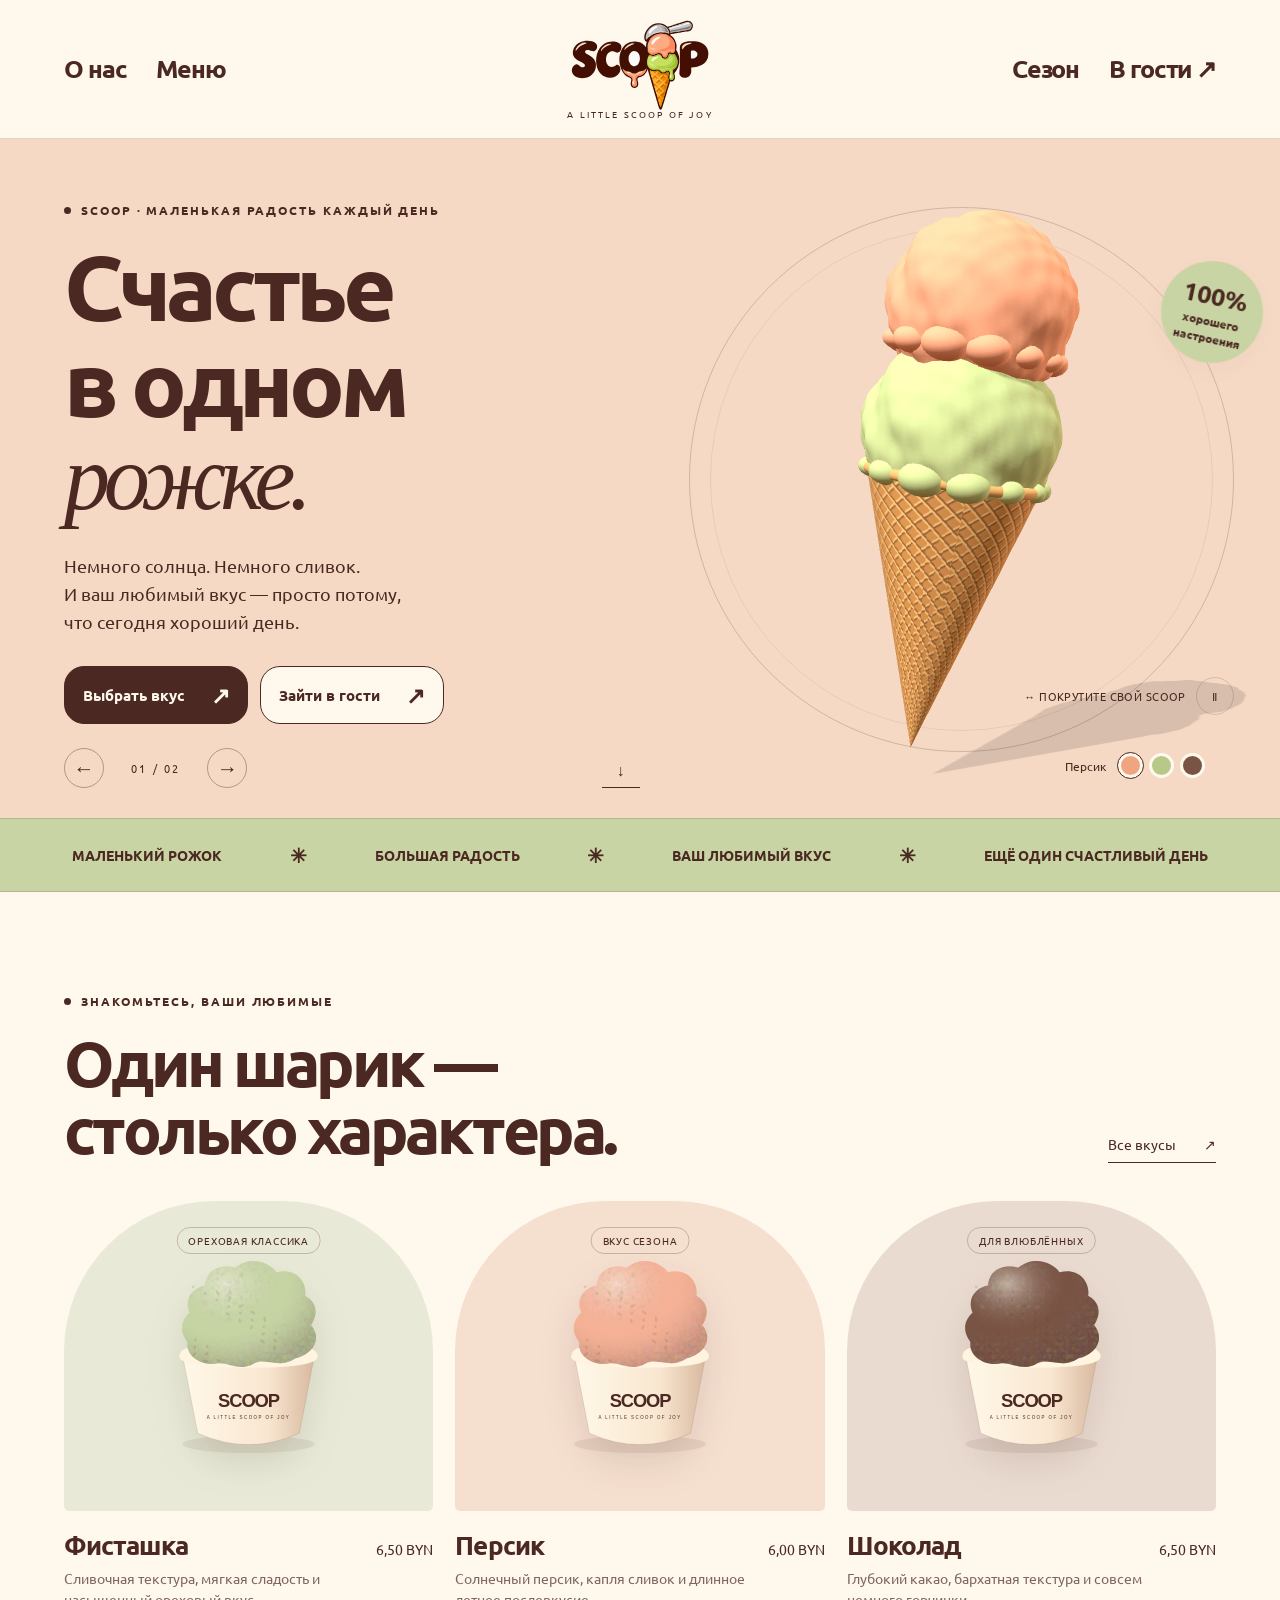
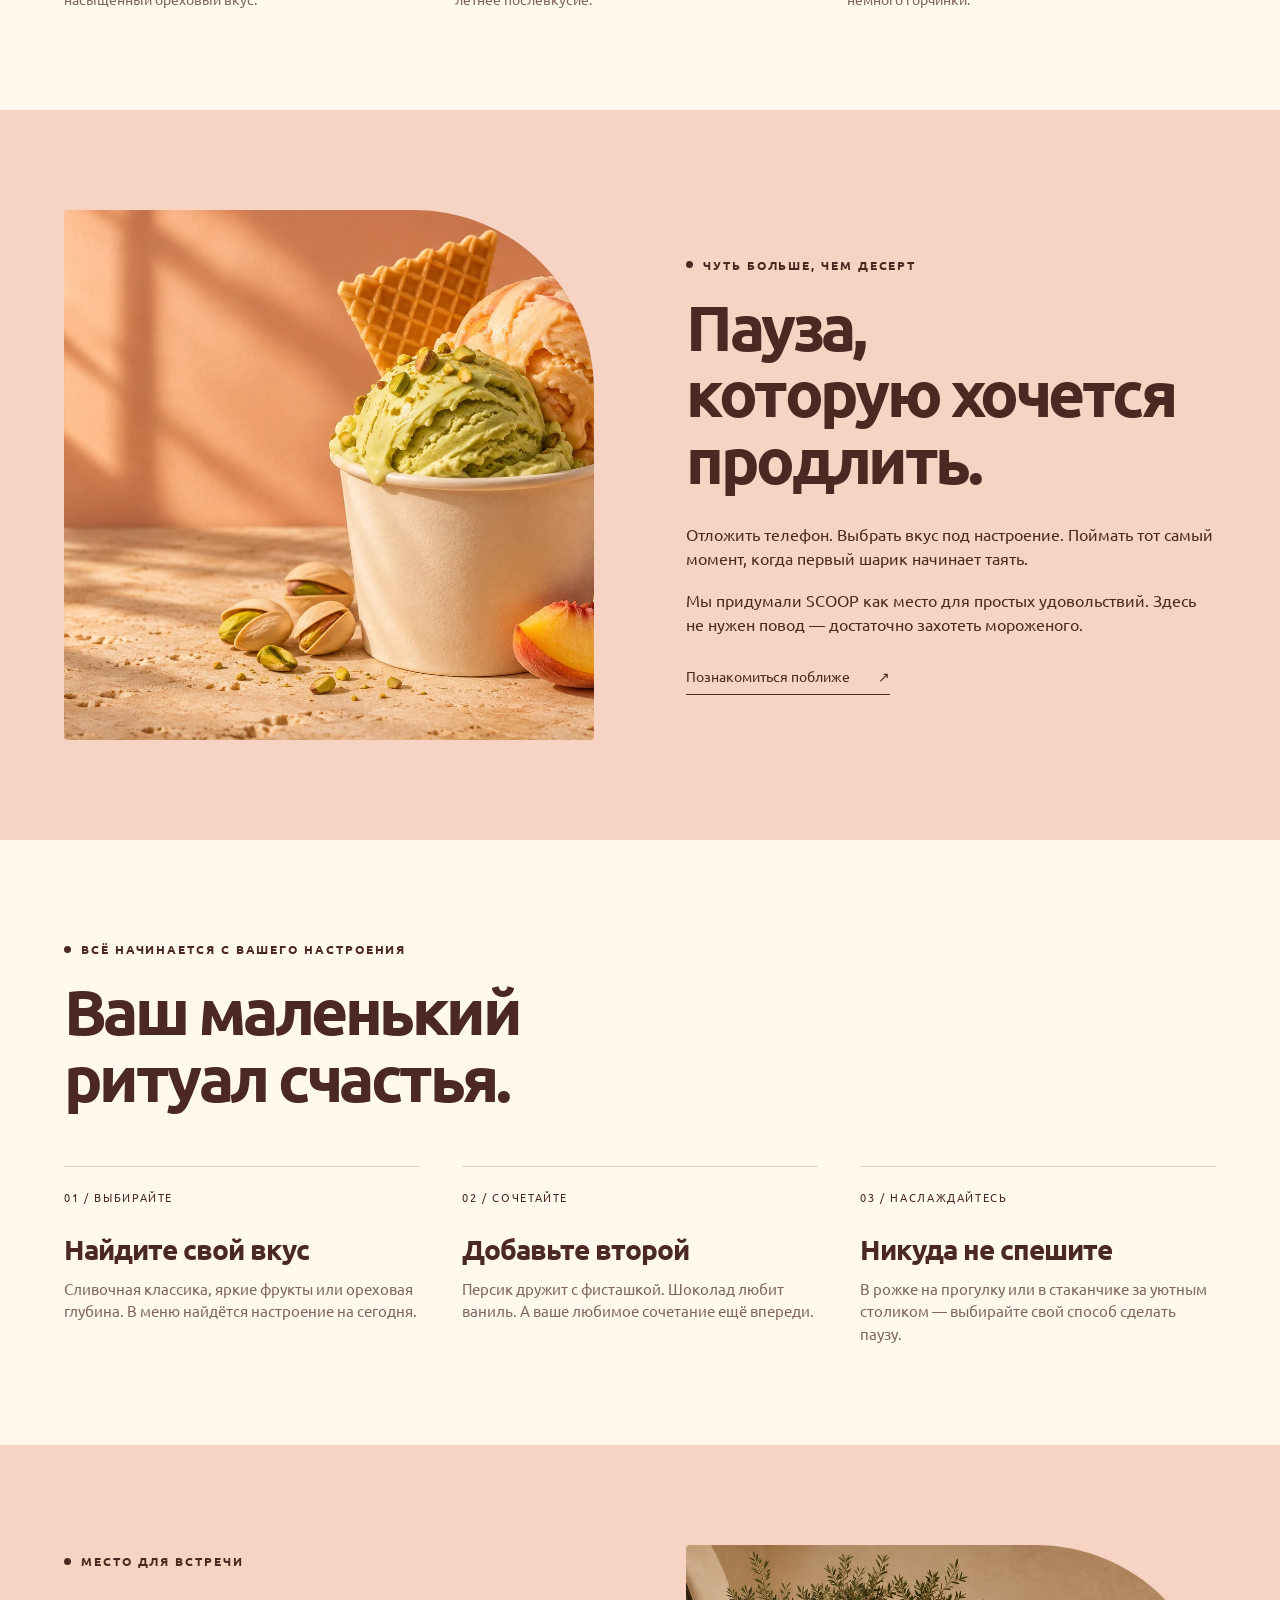
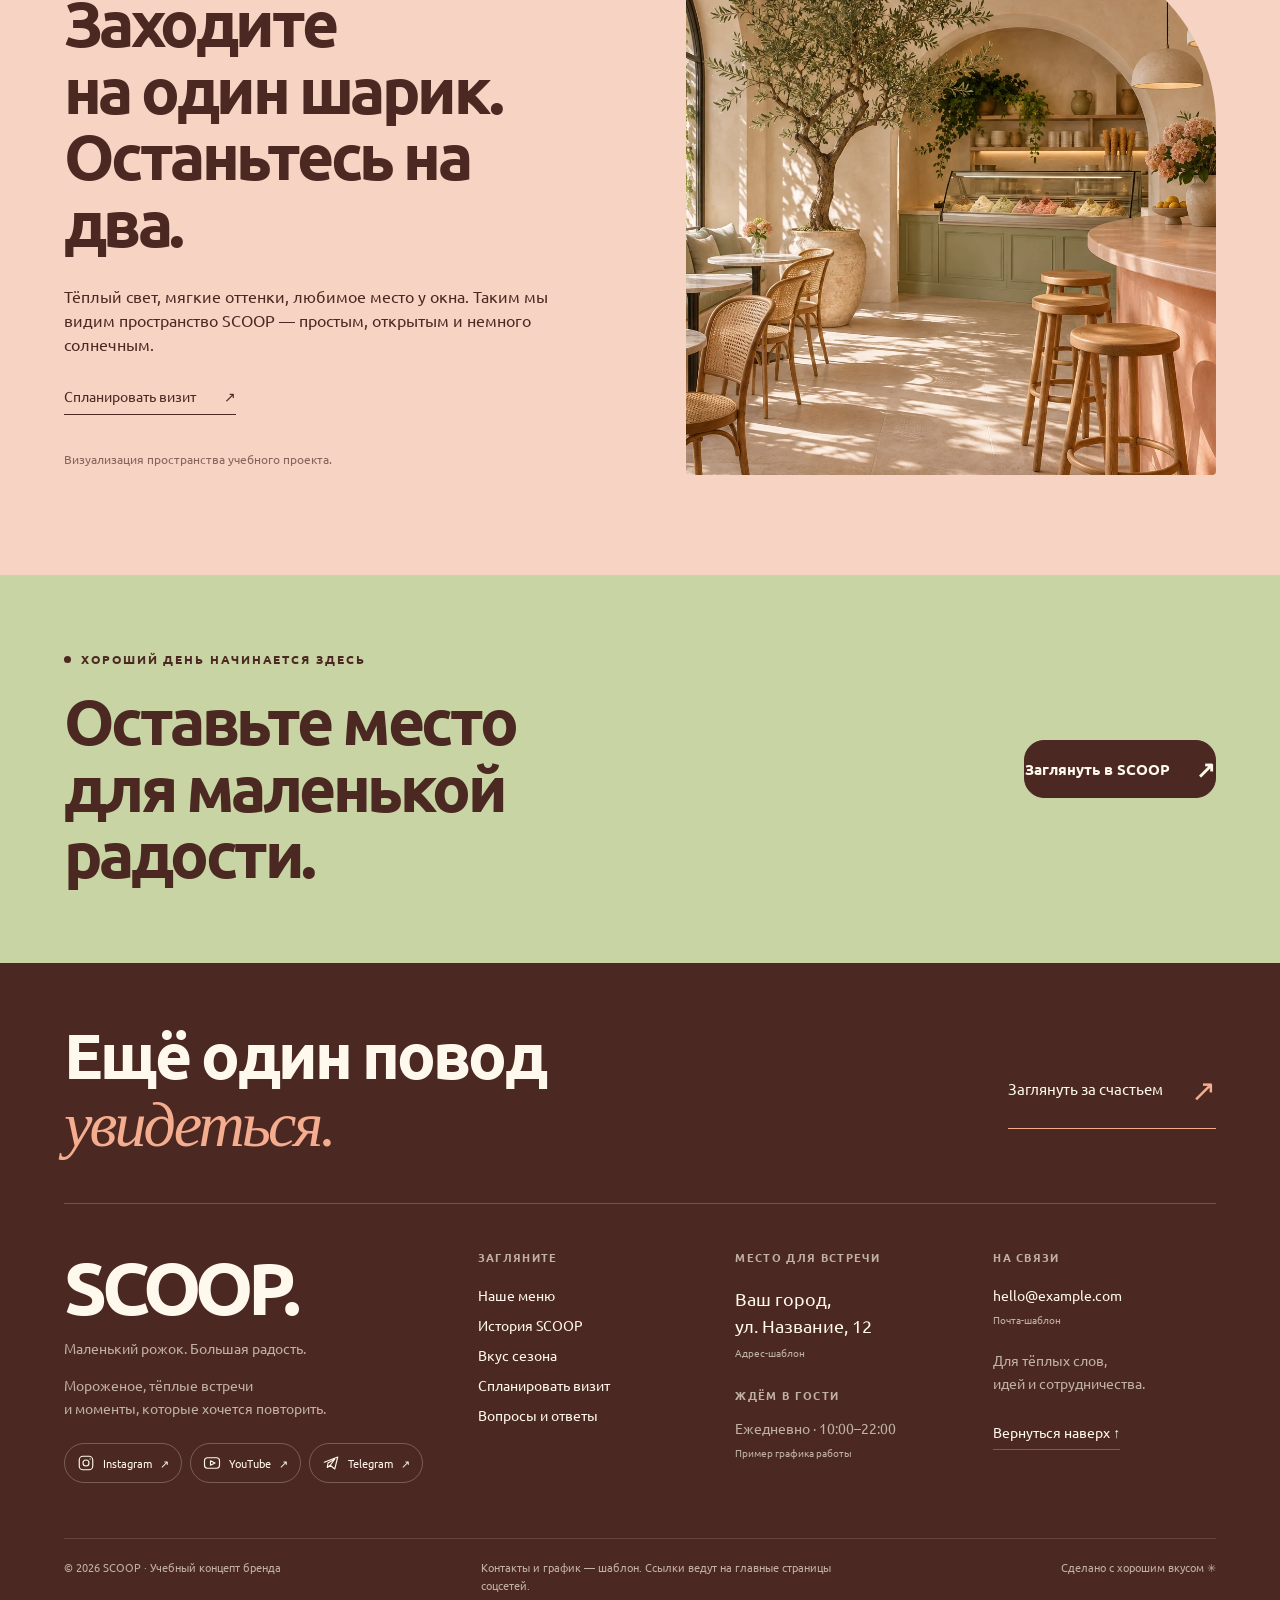
<file: index.html>
<!doctype html><html lang="ru"><head><meta charset="utf-8"><meta name="viewport" content="width=device-width,initial-scale=1"><meta name="theme-color" content="#fff9ed"><title>SCOOP — счастье в одном рожке</title><meta name="description" content="SCOOP — концепт кафе-мороженого. Персик, фисташка и маленькие радости. Меню, история бренда и интерактивный 3D-рожок."><link rel="icon" type="image/svg+xml" href="assets/images/logo.svg"><link rel="stylesheet" href="styles.css?v=3"><link rel="preload" as="font" type="font/ttf" href="assets/fonts/Ubuntu-Bold.ttf" crossorigin><script src="app.js?v=2" defer></script></head><body class="" id="top"><a class="skip" href="#main">Перейти к содержимому</a><header class="site-header"><div class="wrap nav-shell"><nav class="nav-half" aria-label="Основная навигация"><a href="about.html">О нас</a><a href="menu.html">Меню</a></nav><a class="brand" href="index.html" aria-label="SCOOP — главная"><img src="assets/images/logo.svg" alt="SCOOP — логотип с рожком мороженого" width="150" height="96"><span>a little scoop of joy</span></a><nav class="nav-half" aria-label="Дополнительная навигация"><a href="season.html">Сезон</a><a href="visit.html">В гости ↗</a></nav><button class="mobile-toggle" aria-expanded="false" aria-label="Открыть навигацию">Меню ☰</button></div></header><main id="main"><section class="hero hero-in" aria-label="Первый слайд"><div class="wrap hero-inner"><div class="hero-copy"><div class="eyebrow">Scoop · Маленькая радость каждый день</div><h1>Счастье<br>в одном<br><span class="serif">рожке.</span></h1><p class="lead">Немного солнца. Немного сливок.<br>И ваш любимый вкус — просто потому,<br>что сегодня хороший день.</p><div class="buttons"><a class="btn dark" href="menu.html">Выбрать вкус <span class="arrow">↗</span></a><a class="btn light" href="visit.html">Зайти в гости <span class="arrow">↗</span></a></div></div><div class="hero-art"><div class="halo"></div><img class="hero-fallback" src="assets/images/logo.svg" alt="Фирменное мороженое SCOOP"><canvas id="scoop-canvas" tabindex="0" aria-label="3D-рожок. Перетаскивайте или используйте стрелки для вращения."></canvas><div class="sticker"><b>100%</b>хорошего<br>настроения</div><div class="model-hint"><span>↔ ПОКРУТИТЕ СВОЙ SCOOP</span><button id="pause-model" class="icon-btn" aria-label="Остановить вращение" aria-pressed="false">Ⅱ</button></div><div class="flavor-control"><span id="flavor-name">Персик</span><div class="swatches" aria-label="Вкус верхнего шарика"><button class="swatch" style="background:#f0a480" data-color="#f0a480" data-name="Персик" aria-label="Персик" aria-pressed="true"></button><button class="swatch" style="background:#b7c888" data-color="#b7c888" data-name="Фисташка" aria-label="Фисташка" aria-pressed="false"></button><button class="swatch" style="background:#795343" data-color="#795343" data-name="Шоколад" aria-label="Шоколад" aria-pressed="false"></button></div></div></div><div class="slide-control"><a href="season.html" aria-label="Предыдущий слайд">←</a><span class="count">01 / 02</span><a href="season.html" aria-label="Следующий слайд">→</a></div><a class="down-link" href="#favorites" aria-label="Перейти к любимым вкусам">↓</a></div></section><div class="ribbon" aria-label="Философия SCOOP"><span>МАЛЕНЬКИЙ РОЖОК</span><i>✳</i><span>БОЛЬШАЯ РАДОСТЬ</span><i>✳</i><span>ВАШ ЛЮБИМЫЙ ВКУС</span><i>✳</i><span>ЕЩЁ ОДИН СЧАСТЛИВЫЙ ДЕНЬ</span></div><section class="section" id="favorites"><div class="wrap"><div class="section-head"><div><div class="eyebrow">Знакомьтесь, ваши любимые</div><h2>Один шарик —<br>столько характера.</h2></div><a class="text-link" href="menu.html">Все вкусы <span>↗</span></a></div><div class="cards"><article class="flavor-card" data-type="milk nuts"><div class="flavor-image" style="--card:#e8ead7"><span class="tag">ореховая классика</span><img src="assets/images/pistachio.svg" alt="Фисташка — мороженое в фирменном стаканчике SCOOP" loading="lazy" width="360" height="340"></div><div class="card-heading"><h3>Фисташка</h3><span class="price">6,50 BYN</span></div><p>Сливочная текстура, мягкая сладость и насыщенный ореховый вкус.</p></article><article class="flavor-card" data-type="milk fruit"><div class="flavor-image" style="--card:#f5dfcf"><span class="tag">вкус сезона</span><img src="assets/images/peach.svg" alt="Персик — мороженое в фирменном стаканчике SCOOP" loading="lazy" width="360" height="340"></div><div class="card-heading"><h3>Персик</h3><span class="price">6,00 BYN</span></div><p>Солнечный персик, капля сливок и длинное летнее послевкусие.</p></article><article class="flavor-card" data-type="milk"><div class="flavor-image" style="--card:#eadbd0"><span class="tag">для влюблённых</span><img src="assets/images/chocolate.svg" alt="Шоколад — мороженое в фирменном стаканчике SCOOP" loading="lazy" width="360" height="340"></div><div class="card-heading"><h3>Шоколад</h3><span class="price">6,50 BYN</span></div><p>Глубокий какао, бархатная текстура и совсем немного горчинки.</p></article></div></div></section><section class="section peach-section"><div class="wrap split"><img class="split-image" src="assets/images/gelato-editorial.webp" alt="Персиковый и фисташковый шарики мороженого с вафлей" loading="lazy" width="1536" height="1024"><div class="split-copy"><div class="eyebrow">Чуть больше, чем десерт</div><h2>Пауза,<br>которую хочется<br>продлить.</h2><p>Отложить телефон. Выбрать вкус под настроение. Поймать тот самый момент, когда первый шарик начинает таять.</p><p>Мы придумали SCOOP как место для простых удовольствий. Здесь не нужен повод — достаточно захотеть мороженого.</p><a class="text-link" href="about.html">Познакомиться поближе <span>↗</span></a></div></div></section><section class="section"><div class="wrap"><div class="eyebrow">Всё начинается с вашего настроения</div><h2>Ваш маленький<br>ритуал счастья.</h2><div class="steps"><div class="step"><span class="number">01 / ВЫБИРАЙТЕ</span><h3>Найдите свой вкус</h3><p>Сливочная классика, яркие фрукты или ореховая глубина. В меню найдётся настроение на сегодня.</p></div><div class="step"><span class="number">02 / СОЧЕТАЙТЕ</span><h3>Добавьте второй</h3><p>Персик дружит с фисташкой. Шоколад любит ваниль. А ваше любимое сочетание ещё впереди.</p></div><div class="step"><span class="number">03 / НАСЛАЖДАЙТЕСЬ</span><h3>Никуда не спешите</h3><p>В рожке на прогулку или в стаканчике за уютным столиком — выбирайте свой способ сделать паузу.</p></div></div></div></section><section class="section peach-section"><div class="wrap split"><div class="split-copy"><div class="eyebrow">Место для встречи</div><h2>Заходите<br>на один шарик.<br>Останьтесь на два.</h2><p>Тёплый свет, мягкие оттенки, любимое место у окна. Таким мы видим пространство SCOOP — простым, открытым и немного солнечным.</p><a class="text-link" href="visit.html">Спланировать визит <span>↗</span></a><p class="note">Визуализация пространства учебного проекта.</p></div><img class="split-image" src="assets/images/interior.webp" alt="Концепт кафе SCOOP: персиковая стойка, светлые арки и фисташковые детали" loading="lazy" width="1536" height="1024"></div></section><section class="visit-banner"><div class="wrap"><div><div class="eyebrow">Хороший день начинается здесь</div><h2>Оставьте место<br>для маленькой радости.</h2></div><a class="btn dark" href="visit.html">Заглянуть в SCOOP <span class="arrow">↗</span></a></div></section></main><footer class="site-footer" id="footer"><div class="wrap">
<div class="footer-invite"><p>Ещё один повод<br><em>увидеться.</em></p><a class="footer-invite-link" href="visit.html">Заглянуть за счастьем <span aria-hidden="true">↗</span></a></div>
<div class="footer-top">
<div class="footer-brand"><a class="footer-word" href="index.html">SCOOP.</a><p>Маленький рожок. Большая радость.</p><p class="footer-brand-note">Мороженое, тёплые встречи<br>и моменты, которые хочется повторить.</p><div class="footer-socials" aria-label="Социальные сети"><a class="social-link" href="https://www.instagram.com/" target="_blank" rel="noopener noreferrer" aria-label="Instagram — демонстрационная ссылка, открывается в новой вкладке"><svg viewBox="0 0 24 24" fill="none" stroke="currentColor" stroke-width="1.5" stroke-linecap="round" stroke-linejoin="round" aria-hidden="true"><rect x="3" y="3" width="18" height="18" rx="5"/><circle cx="12" cy="12" r="4"/><circle cx="17.5" cy="6.5" r=".8" fill="currentColor" stroke="none"/></svg><span>Instagram</span><span aria-hidden="true">↗</span></a><a class="social-link" href="https://www.youtube.com/" target="_blank" rel="noopener noreferrer" aria-label="YouTube — демонстрационная ссылка, открывается в новой вкладке"><svg viewBox="0 0 24 24" fill="none" stroke="currentColor" stroke-width="1.5" stroke-linecap="round" stroke-linejoin="round" aria-hidden="true"><rect x="2" y="5" width="20" height="14" rx="4"/><path d="m10 9 6 3-6 3Z"/></svg><span>YouTube</span><span aria-hidden="true">↗</span></a><a class="social-link" href="https://telegram.org/" target="_blank" rel="noopener noreferrer" aria-label="Telegram — демонстрационная ссылка, открывается в новой вкладке"><svg viewBox="0 0 24 24" fill="none" stroke="currentColor" stroke-width="1.5" stroke-linecap="round" stroke-linejoin="round" aria-hidden="true"><path d="m3 11 18-7-4 16-6-5-4 3 1-6 9-5-6 8"/></svg><span>Telegram</span><span aria-hidden="true">↗</span></a></div></div>
<div class="footer-col"><h3>Загляните</h3><a href="menu.html">Наше меню</a><a href="about.html">История SCOOP</a><a href="season.html">Вкус сезона</a><a href="visit.html">Спланировать визит</a><a href="visit.html#faq">Вопросы и ответы</a></div>
<div class="footer-col footer-address"><h3>Место для встречи</h3><address>Ваш город,<br>ул. Название, 12</address><span class="footer-example">Адрес-шаблон</span><h3 class="footer-subtitle">Ждём в гости</h3><p>Ежедневно · 10:00–22:00</p><span class="footer-example">Пример графика работы</span></div>
<div class="footer-col"><h3>На связи</h3><a href="mailto:hello@example.com">hello@example.com</a><span class="footer-example">Почта-шаблон</span><p class="footer-contact-note">Для тёплых слов,<br>идей и сотрудничества.</p><a class="footer-up" href="#top">Вернуться наверх ↑</a></div>
</div>
<div class="footer-bottom"><span>© 2026 SCOOP · Учебный концепт бренда</span><span>Контакты и график — шаблон. Ссылки ведут на главные страницы соцсетей.</span><span>Сделано с хорошим вкусом ✳</span></div>
</div></footer></body></html>
</file>
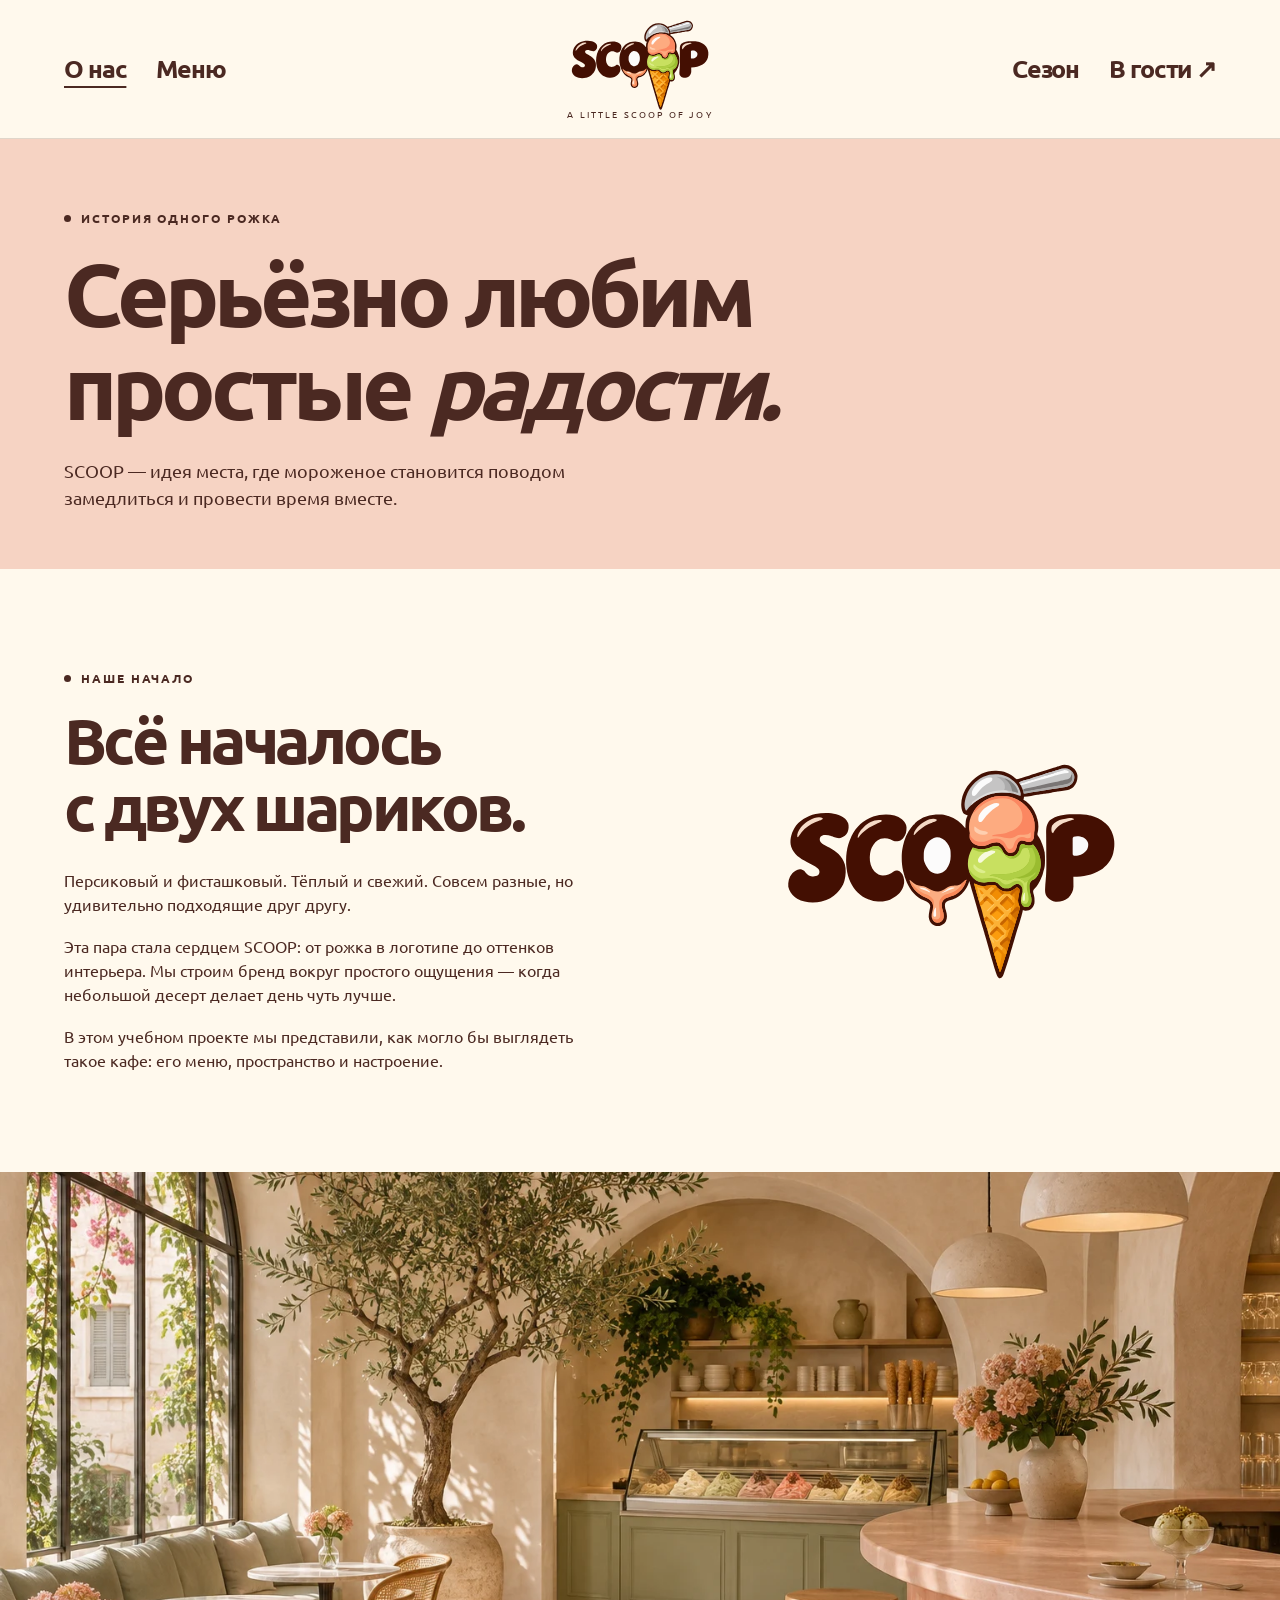
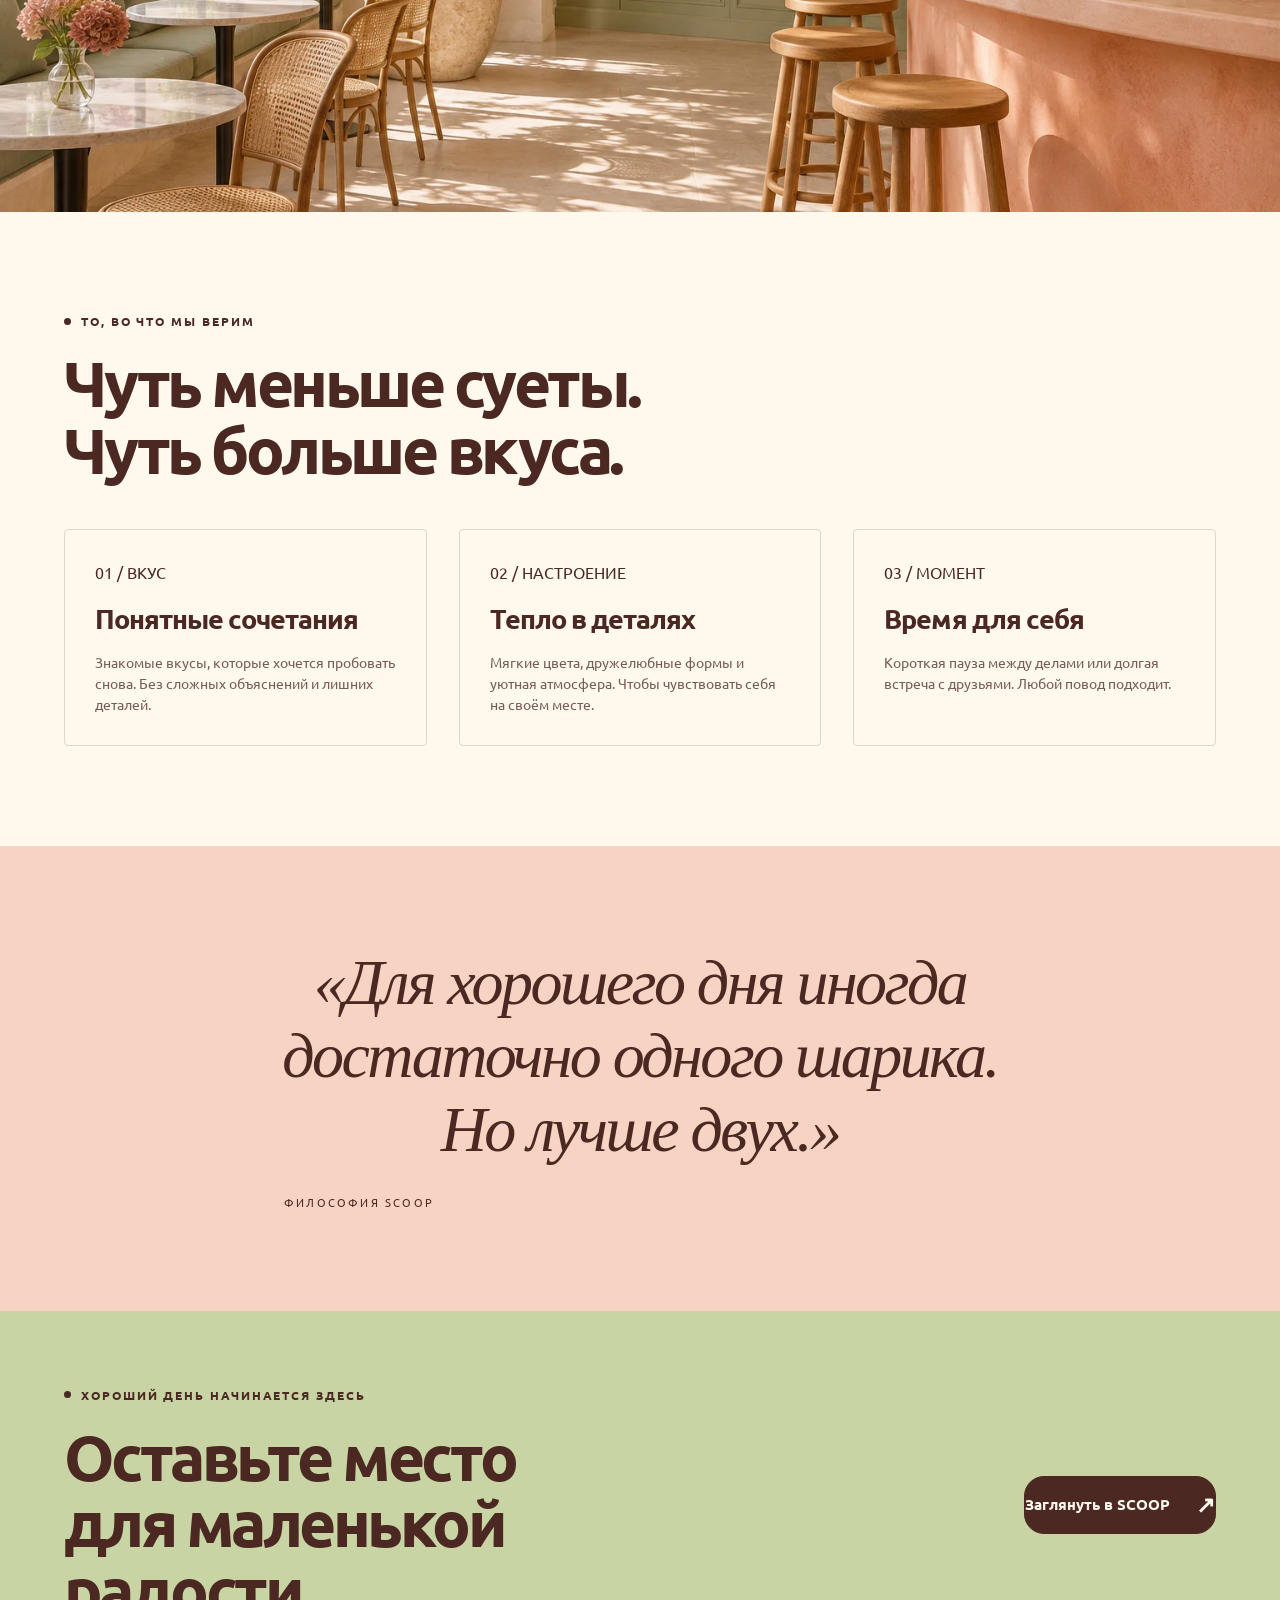
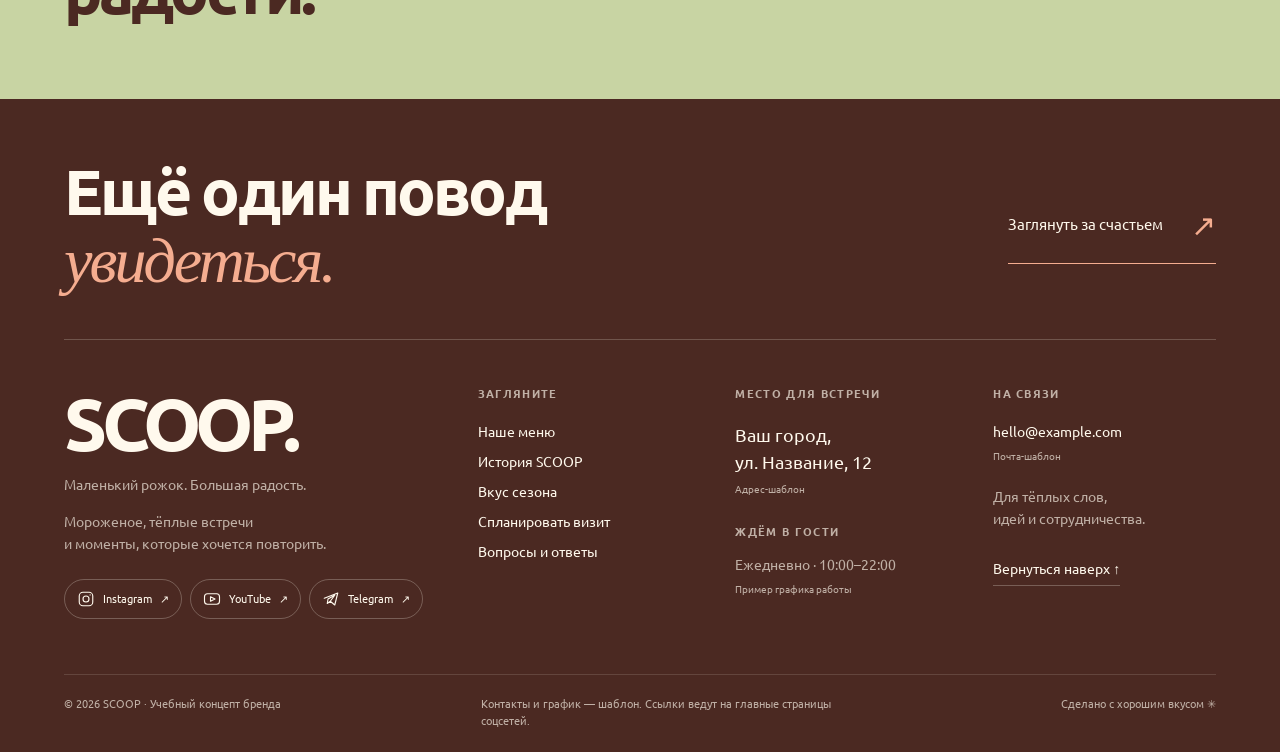
<file: about.html>
<!doctype html><html lang="ru"><head><meta charset="utf-8"><meta name="viewport" content="width=device-width,initial-scale=1"><meta name="theme-color" content="#fff9ed"><title>О SCOOP — история маленькой радости</title><meta name="description" content="SCOOP — концепт кафе-мороженого. Персик, фисташка и маленькие радости. Меню, история бренда и интерактивный 3D-рожок."><link rel="icon" type="image/svg+xml" href="assets/images/logo.svg"><link rel="stylesheet" href="styles.css?v=3"><link rel="preload" as="font" type="font/ttf" href="assets/fonts/Ubuntu-Bold.ttf" crossorigin><script src="app.js?v=2" defer></script></head><body class="" id="top"><a class="skip" href="#main">Перейти к содержимому</a><header class="site-header"><div class="wrap nav-shell"><nav class="nav-half" aria-label="Основная навигация"><a href="about.html" aria-current="page">О нас</a><a href="menu.html">Меню</a></nav><a class="brand" href="index.html" aria-label="SCOOP — главная"><img src="assets/images/logo.svg" alt="SCOOP — логотип с рожком мороженого" width="150" height="96"><span>a little scoop of joy</span></a><nav class="nav-half" aria-label="Дополнительная навигация"><a href="season.html">Сезон</a><a href="visit.html">В гости ↗</a></nav><button class="mobile-toggle" aria-expanded="false" aria-label="Открыть навигацию">Меню ☰</button></div></header><main id="main"><section class="page-intro"><div class="wrap"><div class="eyebrow">История одного рожка</div><h1>Серьёзно любим<br>простые <em>радости.</em></h1><p>SCOOP — идея места, где мороженое становится поводом замедлиться и провести время вместе.</p></div></section><section class="section"><div class="wrap split"><div class="split-copy"><div class="eyebrow">Наше начало</div><h2>Всё началось<br>с двух шариков.</h2><p>Персиковый и фисташковый. Тёплый и свежий. Совсем разные, но удивительно подходящие друг другу.</p><p>Эта пара стала сердцем SCOOP: от рожка в логотипе до оттенков интерьера. Мы строим бренд вокруг простого ощущения — когда небольшой десерт делает день чуть лучше.</p><p>В этом учебном проекте мы представили, как могло бы выглядеть такое кафе: его меню, пространство и настроение.</p></div><img class="logo-large" src="assets/images/logo.svg" alt="Логотип SCOOP, вариант 14 — персиковое и фисташковое мороженое"></div></section><img class="wide-photo" src="assets/images/interior.webp" alt="Концепция светлого кафе SCOOP с округлой стойкой" width="1536" height="1024"><section class="section"><div class="wrap"><div class="eyebrow">То, во что мы верим</div><h2>Чуть меньше суеты.<br>Чуть больше вкуса.</h2><div class="values"><div class="value"><span>01 / ВКУС</span><h3>Понятные сочетания</h3><p>Знакомые вкусы, которые хочется пробовать снова. Без сложных объяснений и лишних деталей.</p></div><div class="value"><span>02 / НАСТРОЕНИЕ</span><h3>Тепло в деталях</h3><p>Мягкие цвета, дружелюбные формы и уютная атмосфера. Чтобы чувствовать себя на своём месте.</p></div><div class="value"><span>03 / МОМЕНТ</span><h3>Время для себя</h3><p>Короткая пауза между делами или долгая встреча с друзьями. Любой повод подходит.</p></div></div></div></section><section class="section peach-section"><div class="wrap"><blockquote class="quote">«Для хорошего дня иногда<br>достаточно одного шарика.<br>Но лучше двух.»</blockquote><p class="quote-footer">Философия SCOOP</p></div></section><section class="visit-banner"><div class="wrap"><div><div class="eyebrow">Хороший день начинается здесь</div><h2>Оставьте место<br>для маленькой радости.</h2></div><a class="btn dark" href="visit.html">Заглянуть в SCOOP <span class="arrow">↗</span></a></div></section></main><footer class="site-footer" id="footer"><div class="wrap">
<div class="footer-invite"><p>Ещё один повод<br><em>увидеться.</em></p><a class="footer-invite-link" href="visit.html">Заглянуть за счастьем <span aria-hidden="true">↗</span></a></div>
<div class="footer-top">
<div class="footer-brand"><a class="footer-word" href="index.html">SCOOP.</a><p>Маленький рожок. Большая радость.</p><p class="footer-brand-note">Мороженое, тёплые встречи<br>и моменты, которые хочется повторить.</p><div class="footer-socials" aria-label="Социальные сети"><a class="social-link" href="https://www.instagram.com/" target="_blank" rel="noopener noreferrer" aria-label="Instagram — демонстрационная ссылка, открывается в новой вкладке"><svg viewBox="0 0 24 24" fill="none" stroke="currentColor" stroke-width="1.5" stroke-linecap="round" stroke-linejoin="round" aria-hidden="true"><rect x="3" y="3" width="18" height="18" rx="5"/><circle cx="12" cy="12" r="4"/><circle cx="17.5" cy="6.5" r=".8" fill="currentColor" stroke="none"/></svg><span>Instagram</span><span aria-hidden="true">↗</span></a><a class="social-link" href="https://www.youtube.com/" target="_blank" rel="noopener noreferrer" aria-label="YouTube — демонстрационная ссылка, открывается в новой вкладке"><svg viewBox="0 0 24 24" fill="none" stroke="currentColor" stroke-width="1.5" stroke-linecap="round" stroke-linejoin="round" aria-hidden="true"><rect x="2" y="5" width="20" height="14" rx="4"/><path d="m10 9 6 3-6 3Z"/></svg><span>YouTube</span><span aria-hidden="true">↗</span></a><a class="social-link" href="https://telegram.org/" target="_blank" rel="noopener noreferrer" aria-label="Telegram — демонстрационная ссылка, открывается в новой вкладке"><svg viewBox="0 0 24 24" fill="none" stroke="currentColor" stroke-width="1.5" stroke-linecap="round" stroke-linejoin="round" aria-hidden="true"><path d="m3 11 18-7-4 16-6-5-4 3 1-6 9-5-6 8"/></svg><span>Telegram</span><span aria-hidden="true">↗</span></a></div></div>
<div class="footer-col"><h3>Загляните</h3><a href="menu.html">Наше меню</a><a href="about.html">История SCOOP</a><a href="season.html">Вкус сезона</a><a href="visit.html">Спланировать визит</a><a href="visit.html#faq">Вопросы и ответы</a></div>
<div class="footer-col footer-address"><h3>Место для встречи</h3><address>Ваш город,<br>ул. Название, 12</address><span class="footer-example">Адрес-шаблон</span><h3 class="footer-subtitle">Ждём в гости</h3><p>Ежедневно · 10:00–22:00</p><span class="footer-example">Пример графика работы</span></div>
<div class="footer-col"><h3>На связи</h3><a href="mailto:hello@example.com">hello@example.com</a><span class="footer-example">Почта-шаблон</span><p class="footer-contact-note">Для тёплых слов,<br>идей и сотрудничества.</p><a class="footer-up" href="#top">Вернуться наверх ↑</a></div>
</div>
<div class="footer-bottom"><span>© 2026 SCOOP · Учебный концепт бренда</span><span>Контакты и график — шаблон. Ссылки ведут на главные страницы соцсетей.</span><span>Сделано с хорошим вкусом ✳</span></div>
</div></footer></body></html>
</file>
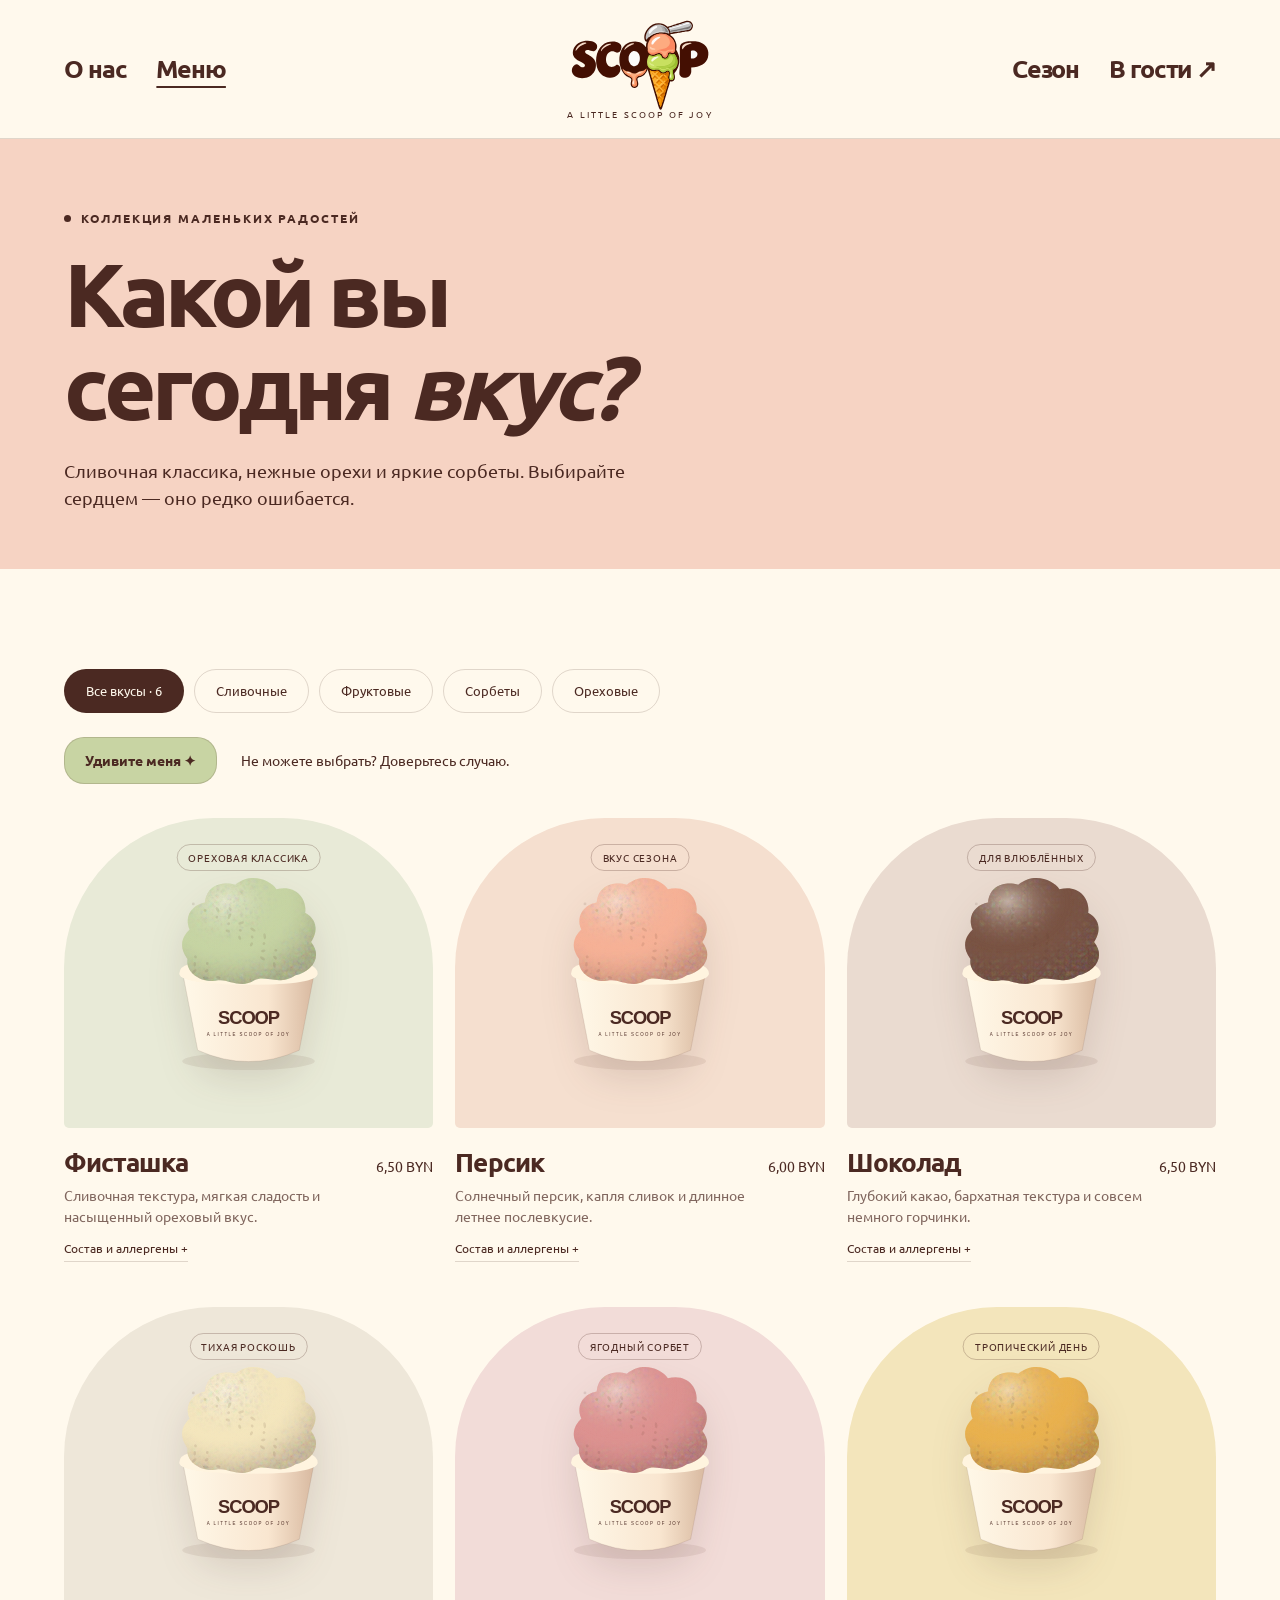
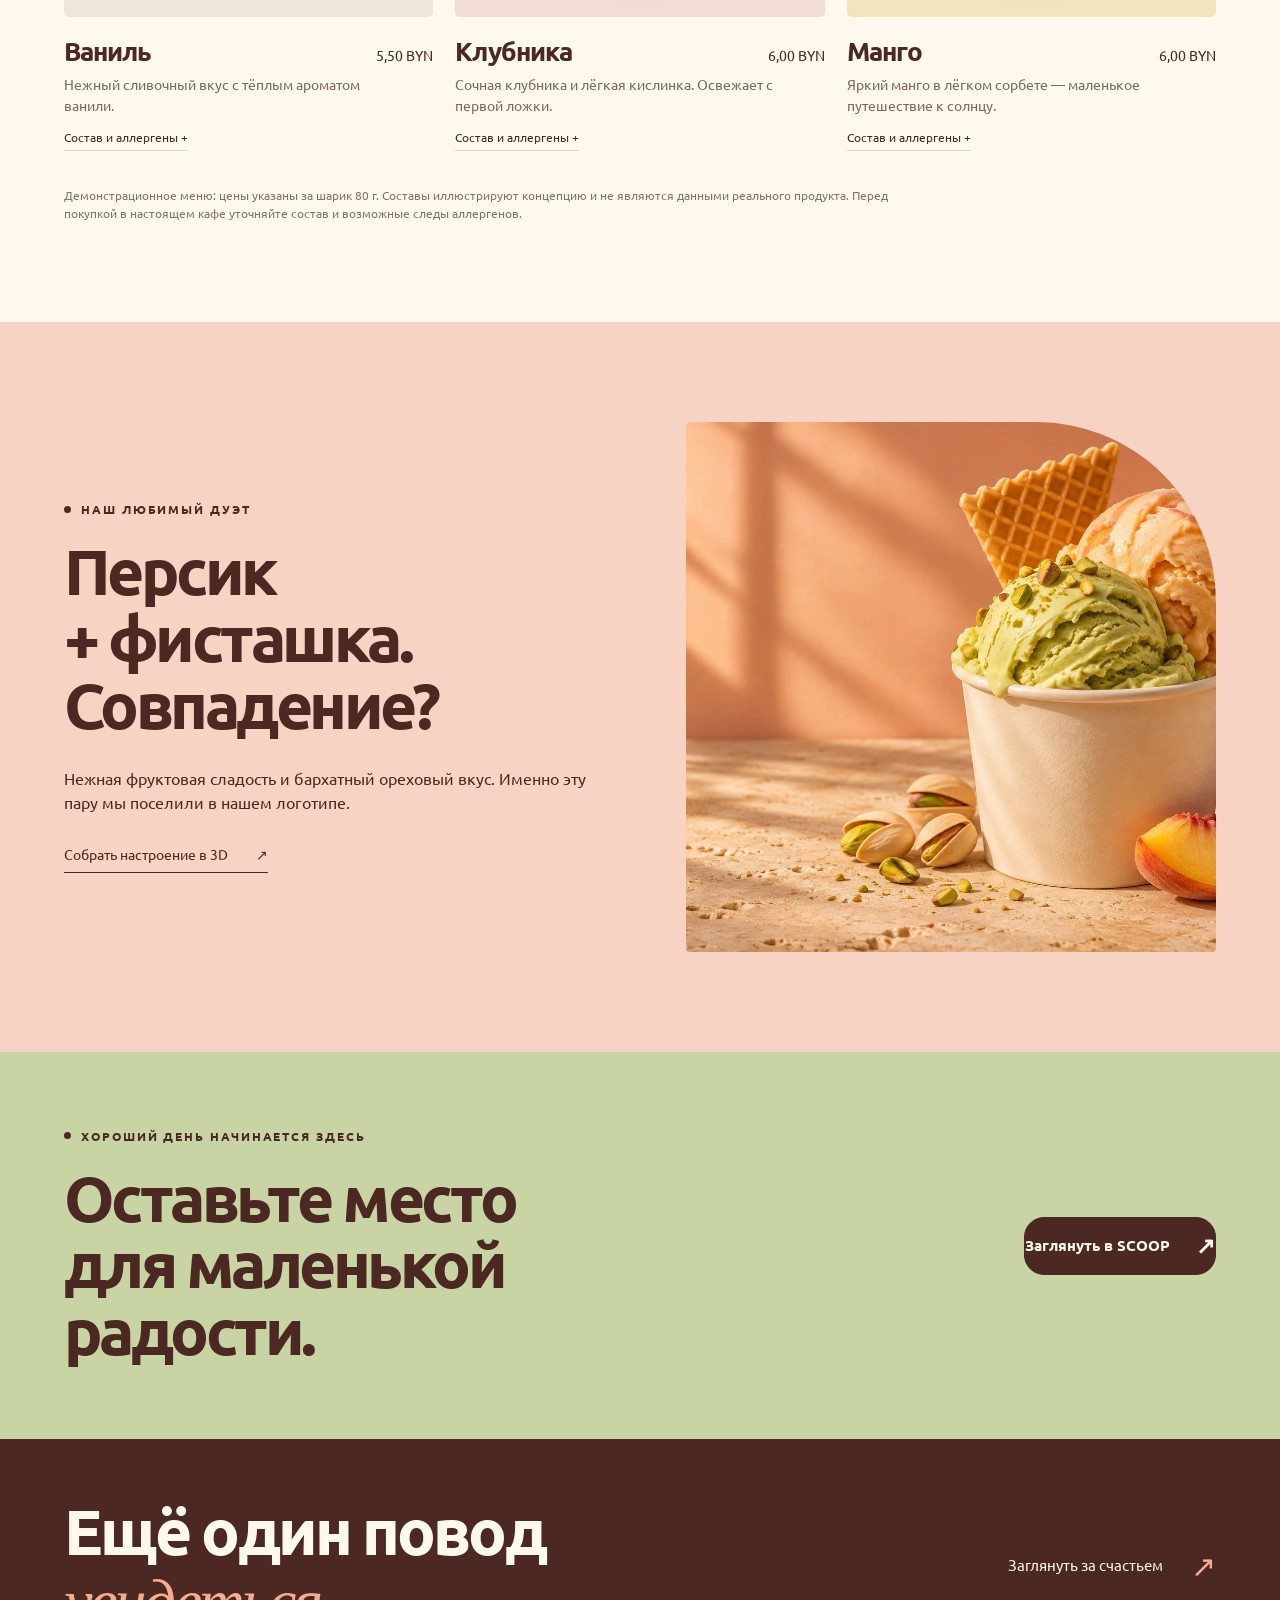
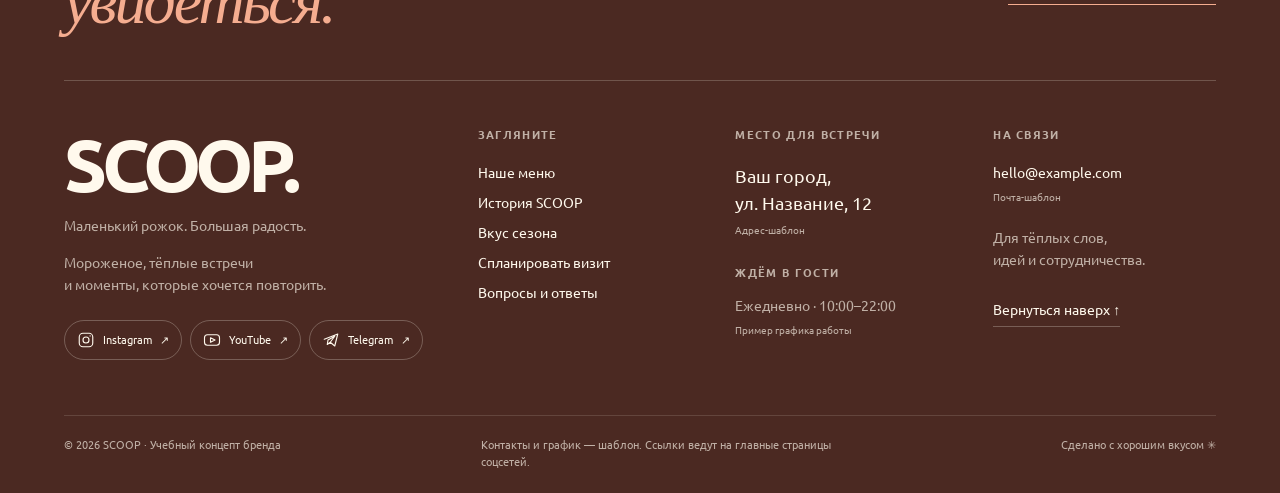
<file: menu.html>
<!doctype html><html lang="ru"><head><meta charset="utf-8"><meta name="viewport" content="width=device-width,initial-scale=1"><meta name="theme-color" content="#fff9ed"><title>Меню SCOOP — найдите любимый вкус</title><meta name="description" content="SCOOP — концепт кафе-мороженого. Персик, фисташка и маленькие радости. Меню, история бренда и интерактивный 3D-рожок."><link rel="icon" type="image/svg+xml" href="assets/images/logo.svg"><link rel="stylesheet" href="styles.css?v=3"><link rel="preload" as="font" type="font/ttf" href="assets/fonts/Ubuntu-Bold.ttf" crossorigin><script src="app.js?v=2" defer></script></head><body class="" id="top"><a class="skip" href="#main">Перейти к содержимому</a><header class="site-header"><div class="wrap nav-shell"><nav class="nav-half" aria-label="Основная навигация"><a href="about.html">О нас</a><a href="menu.html" aria-current="page">Меню</a></nav><a class="brand" href="index.html" aria-label="SCOOP — главная"><img src="assets/images/logo.svg" alt="SCOOP — логотип с рожком мороженого" width="150" height="96"><span>a little scoop of joy</span></a><nav class="nav-half" aria-label="Дополнительная навигация"><a href="season.html">Сезон</a><a href="visit.html">В гости ↗</a></nav><button class="mobile-toggle" aria-expanded="false" aria-label="Открыть навигацию">Меню ☰</button></div></header><main id="main"><section class="page-intro"><div class="wrap"><div class="eyebrow">Коллекция маленьких радостей</div><h1>Какой вы<br>сегодня <em>вкус?</em></h1><p>Сливочная классика, нежные орехи и яркие сорбеты. Выбирайте сердцем — оно редко ошибается.</p></div></section><section class="section"><div class="wrap"><div class="filter-row" aria-label="Фильтры меню"><button class="filter" data-filter="all" aria-pressed="true">Все вкусы · 6</button><button class="filter" data-filter="milk" aria-pressed="false">Сливочные</button><button class="filter" data-filter="fruit" aria-pressed="false">Фруктовые</button><button class="filter" data-filter="vegan" aria-pressed="false">Сорбеты</button><button class="filter" data-filter="nuts" aria-pressed="false">Ореховые</button></div><div class="surprise-row"><button type="button" class="surprise-button" id="surprise-flavor">Удивите меня ✦</button><p class="surprise-result" id="surprise-result" aria-live="polite">Не можете выбрать? Доверьтесь случаю.</p></div><p id="filter-status" class="skip" aria-live="polite">Показано вкусов: 6</p><div class="cards menu-grid"><article class="flavor-card" data-type="milk nuts"><div class="flavor-image" style="--card:#e8ead7"><span class="tag">ореховая классика</span><img src="assets/images/pistachio.svg" alt="Фисташка — мороженое в фирменном стаканчике SCOOP" loading="lazy" width="360" height="340"></div><div class="card-heading"><h3>Фисташка</h3><span class="price">6,50 BYN</span></div><p>Сливочная текстура, мягкая сладость и насыщенный ореховый вкус.</p><button class="detail-toggle" aria-expanded="false" aria-controls="detail-pistachio">Состав и аллергены +</button><div class="detail" id="detail-pistachio" hidden>Молоко, сливки, сахар, фисташковая паста. Аллергены: молоко, фисташки.<br>Демонстрационный рецепт. Порция — 80 г.</div></article><article class="flavor-card" data-type="milk fruit"><div class="flavor-image" style="--card:#f5dfcf"><span class="tag">вкус сезона</span><img src="assets/images/peach.svg" alt="Персик — мороженое в фирменном стаканчике SCOOP" loading="lazy" width="360" height="340"></div><div class="card-heading"><h3>Персик</h3><span class="price">6,00 BYN</span></div><p>Солнечный персик, капля сливок и длинное летнее послевкусие.</p><button class="detail-toggle" aria-expanded="false" aria-controls="detail-peach">Состав и аллергены +</button><div class="detail" id="detail-peach" hidden>Молоко, сливки, сахар, персиковое пюре. Аллерген: молоко.<br>Демонстрационный рецепт. Порция — 80 г.</div></article><article class="flavor-card" data-type="milk"><div class="flavor-image" style="--card:#eadbd0"><span class="tag">для влюблённых</span><img src="assets/images/chocolate.svg" alt="Шоколад — мороженое в фирменном стаканчике SCOOP" loading="lazy" width="360" height="340"></div><div class="card-heading"><h3>Шоколад</h3><span class="price">6,50 BYN</span></div><p>Глубокий какао, бархатная текстура и совсем немного горчинки.</p><button class="detail-toggle" aria-expanded="false" aria-controls="detail-chocolate">Состав и аллергены +</button><div class="detail" id="detail-chocolate" hidden>Молоко, сливки, сахар, какао. Аллерген: молоко.<br>Демонстрационный рецепт. Порция — 80 г.</div></article><article class="flavor-card" data-type="milk"><div class="flavor-image" style="--card:#eee7d9"><span class="tag">тихая роскошь</span><img src="assets/images/vanilla.svg" alt="Ваниль — мороженое в фирменном стаканчике SCOOP" loading="lazy" width="360" height="340"></div><div class="card-heading"><h3>Ваниль</h3><span class="price">5,50 BYN</span></div><p>Нежный сливочный вкус с тёплым ароматом ванили.</p><button class="detail-toggle" aria-expanded="false" aria-controls="detail-vanilla">Состав и аллергены +</button><div class="detail" id="detail-vanilla" hidden>Молоко, сливки, сахар, ваниль. Аллерген: молоко.<br>Демонстрационный рецепт. Порция — 80 г.</div></article><article class="flavor-card" data-type="vegan fruit"><div class="flavor-image" style="--card:#f2dcd8"><span class="tag">ягодный сорбет</span><img src="assets/images/strawberry.svg" alt="Клубника — мороженое в фирменном стаканчике SCOOP" loading="lazy" width="360" height="340"></div><div class="card-heading"><h3>Клубника</h3><span class="price">6,00 BYN</span></div><p>Сочная клубника и лёгкая кислинка. Освежает с первой ложки.</p><button class="detail-toggle" aria-expanded="false" aria-controls="detail-strawberry">Состав и аллергены +</button><div class="detail" id="detail-strawberry" hidden>Клубничное пюре, вода, сахар, лимонный сок. В рецептуре нет молочных продуктов.<br>Демонстрационный рецепт. Порция — 80 г.</div></article><article class="flavor-card" data-type="vegan fruit"><div class="flavor-image" style="--card:#f3e5bb"><span class="tag">тропический день</span><img src="assets/images/mango.svg" alt="Манго — мороженое в фирменном стаканчике SCOOP" loading="lazy" width="360" height="340"></div><div class="card-heading"><h3>Манго</h3><span class="price">6,00 BYN</span></div><p>Яркий манго в лёгком сорбете — маленькое путешествие к солнцу.</p><button class="detail-toggle" aria-expanded="false" aria-controls="detail-mango">Состав и аллергены +</button><div class="detail" id="detail-mango" hidden>Манговое пюре, вода, сахар, лимонный сок. В рецептуре нет молочных продуктов.<br>Демонстрационный рецепт. Порция — 80 г.</div></article></div><p class="note">Демонстрационное меню: цены указаны за шарик 80 г. Составы иллюстрируют концепцию и не являются данными реального продукта. Перед покупкой в настоящем кафе уточняйте состав и возможные следы аллергенов.</p></div></section><section class="section peach-section"><div class="wrap split"><div class="split-copy"><div class="eyebrow">Наш любимый дуэт</div><h2>Персик<br>+ фисташка.<br>Совпадение?</h2><p>Нежная фруктовая сладость и бархатный ореховый вкус. Именно эту пару мы поселили в нашем логотипе.</p><a class="text-link" href="index.html">Собрать настроение в 3D <span>↗</span></a></div><img class="split-image" src="assets/images/gelato-editorial.webp" alt="Дуэт персика и фисташки" loading="lazy"></div></section><section class="visit-banner"><div class="wrap"><div><div class="eyebrow">Хороший день начинается здесь</div><h2>Оставьте место<br>для маленькой радости.</h2></div><a class="btn dark" href="visit.html">Заглянуть в SCOOP <span class="arrow">↗</span></a></div></section></main><footer class="site-footer" id="footer"><div class="wrap">
<div class="footer-invite"><p>Ещё один повод<br><em>увидеться.</em></p><a class="footer-invite-link" href="visit.html">Заглянуть за счастьем <span aria-hidden="true">↗</span></a></div>
<div class="footer-top">
<div class="footer-brand"><a class="footer-word" href="index.html">SCOOP.</a><p>Маленький рожок. Большая радость.</p><p class="footer-brand-note">Мороженое, тёплые встречи<br>и моменты, которые хочется повторить.</p><div class="footer-socials" aria-label="Социальные сети"><a class="social-link" href="https://www.instagram.com/" target="_blank" rel="noopener noreferrer" aria-label="Instagram — демонстрационная ссылка, открывается в новой вкладке"><svg viewBox="0 0 24 24" fill="none" stroke="currentColor" stroke-width="1.5" stroke-linecap="round" stroke-linejoin="round" aria-hidden="true"><rect x="3" y="3" width="18" height="18" rx="5"/><circle cx="12" cy="12" r="4"/><circle cx="17.5" cy="6.5" r=".8" fill="currentColor" stroke="none"/></svg><span>Instagram</span><span aria-hidden="true">↗</span></a><a class="social-link" href="https://www.youtube.com/" target="_blank" rel="noopener noreferrer" aria-label="YouTube — демонстрационная ссылка, открывается в новой вкладке"><svg viewBox="0 0 24 24" fill="none" stroke="currentColor" stroke-width="1.5" stroke-linecap="round" stroke-linejoin="round" aria-hidden="true"><rect x="2" y="5" width="20" height="14" rx="4"/><path d="m10 9 6 3-6 3Z"/></svg><span>YouTube</span><span aria-hidden="true">↗</span></a><a class="social-link" href="https://telegram.org/" target="_blank" rel="noopener noreferrer" aria-label="Telegram — демонстрационная ссылка, открывается в новой вкладке"><svg viewBox="0 0 24 24" fill="none" stroke="currentColor" stroke-width="1.5" stroke-linecap="round" stroke-linejoin="round" aria-hidden="true"><path d="m3 11 18-7-4 16-6-5-4 3 1-6 9-5-6 8"/></svg><span>Telegram</span><span aria-hidden="true">↗</span></a></div></div>
<div class="footer-col"><h3>Загляните</h3><a href="menu.html">Наше меню</a><a href="about.html">История SCOOP</a><a href="season.html">Вкус сезона</a><a href="visit.html">Спланировать визит</a><a href="visit.html#faq">Вопросы и ответы</a></div>
<div class="footer-col footer-address"><h3>Место для встречи</h3><address>Ваш город,<br>ул. Название, 12</address><span class="footer-example">Адрес-шаблон</span><h3 class="footer-subtitle">Ждём в гости</h3><p>Ежедневно · 10:00–22:00</p><span class="footer-example">Пример графика работы</span></div>
<div class="footer-col"><h3>На связи</h3><a href="mailto:hello@example.com">hello@example.com</a><span class="footer-example">Почта-шаблон</span><p class="footer-contact-note">Для тёплых слов,<br>идей и сотрудничества.</p><a class="footer-up" href="#top">Вернуться наверх ↑</a></div>
</div>
<div class="footer-bottom"><span>© 2026 SCOOP · Учебный концепт бренда</span><span>Контакты и график — шаблон. Ссылки ведут на главные страницы соцсетей.</span><span>Сделано с хорошим вкусом ✳</span></div>
</div></footer></body></html>
</file>
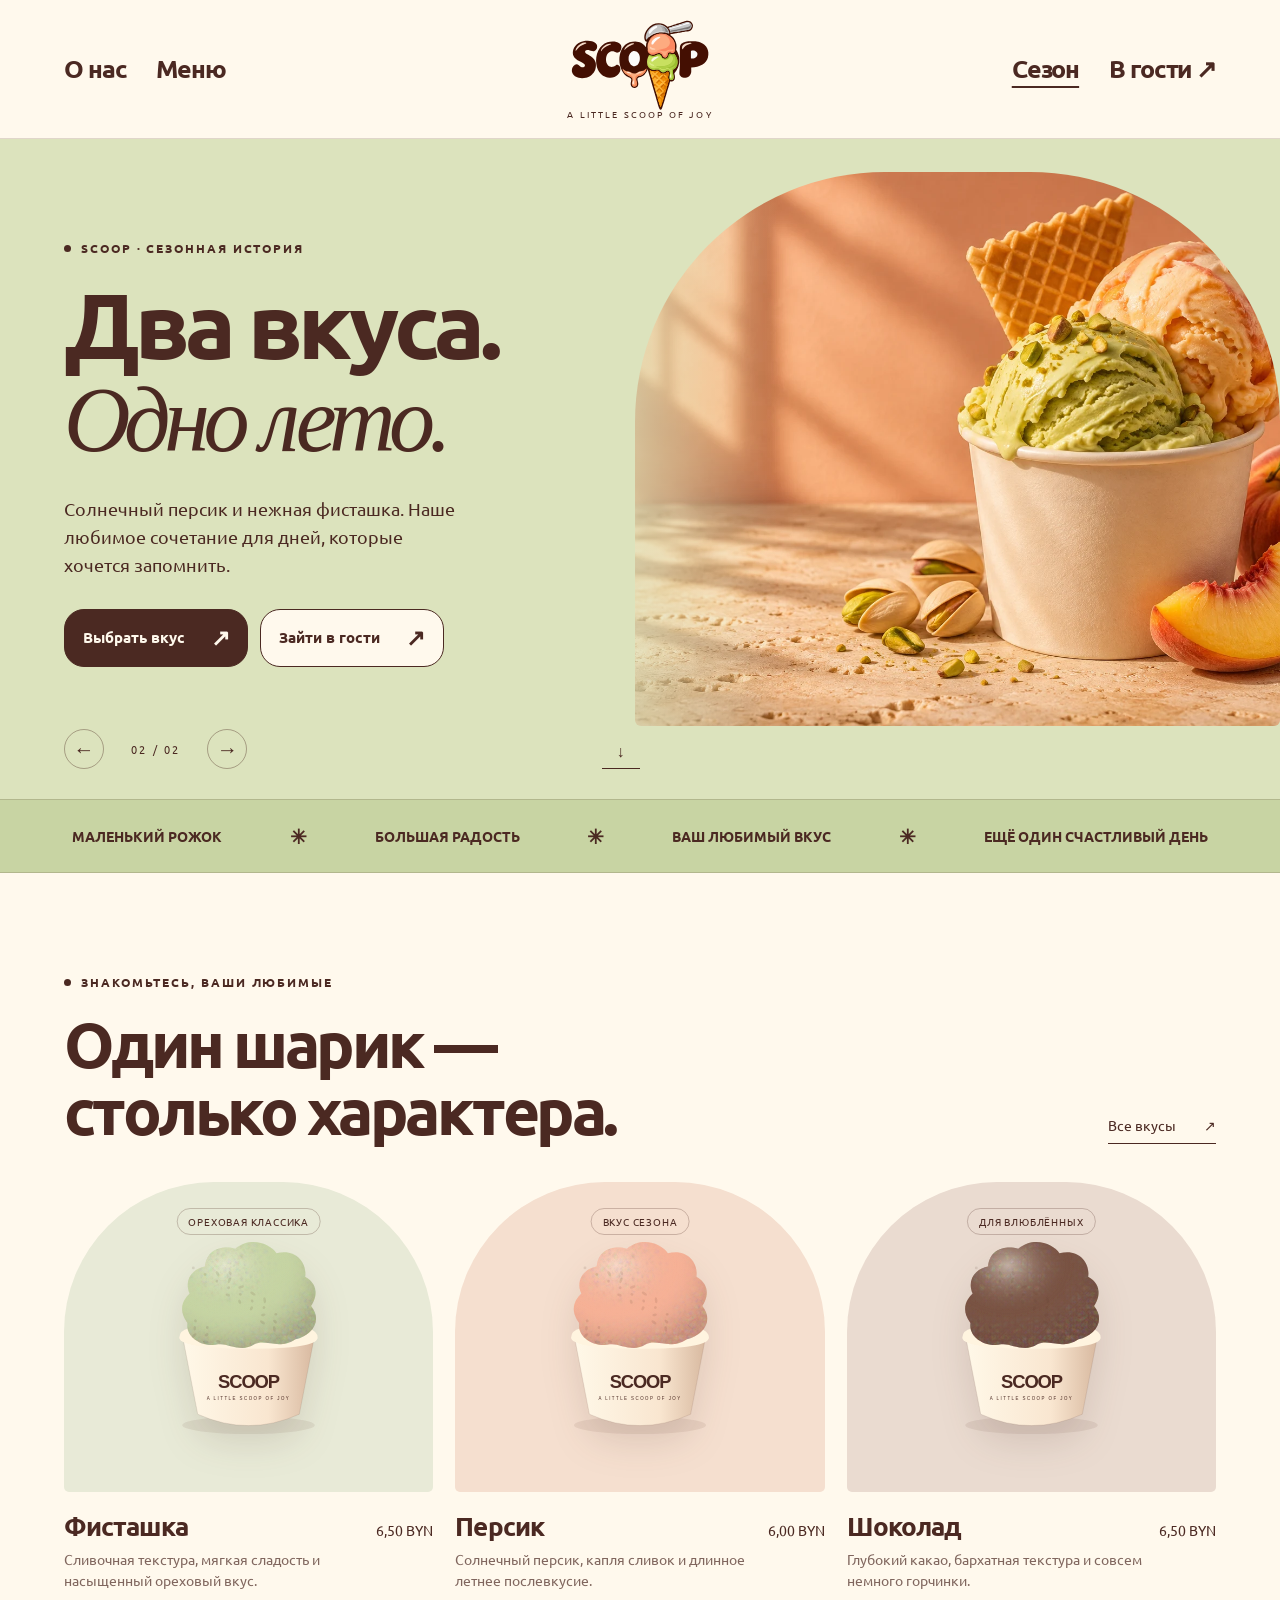
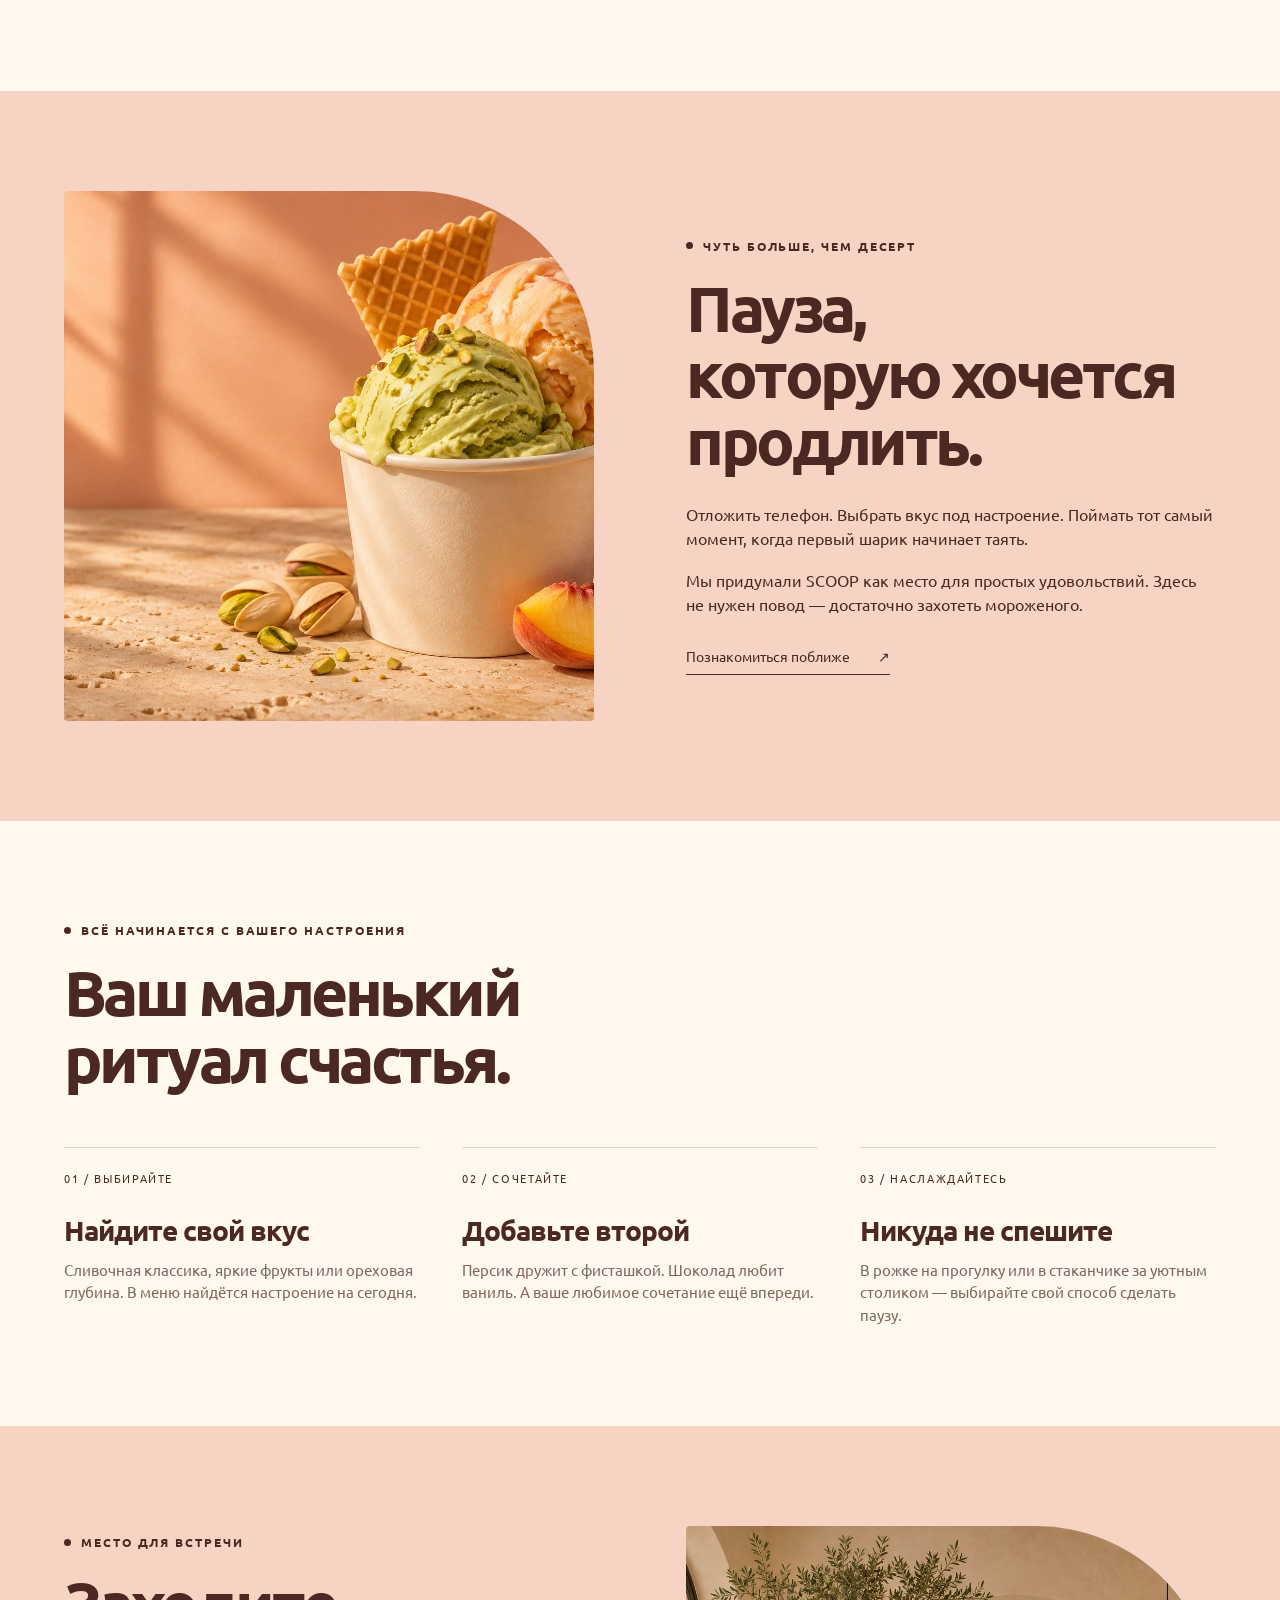
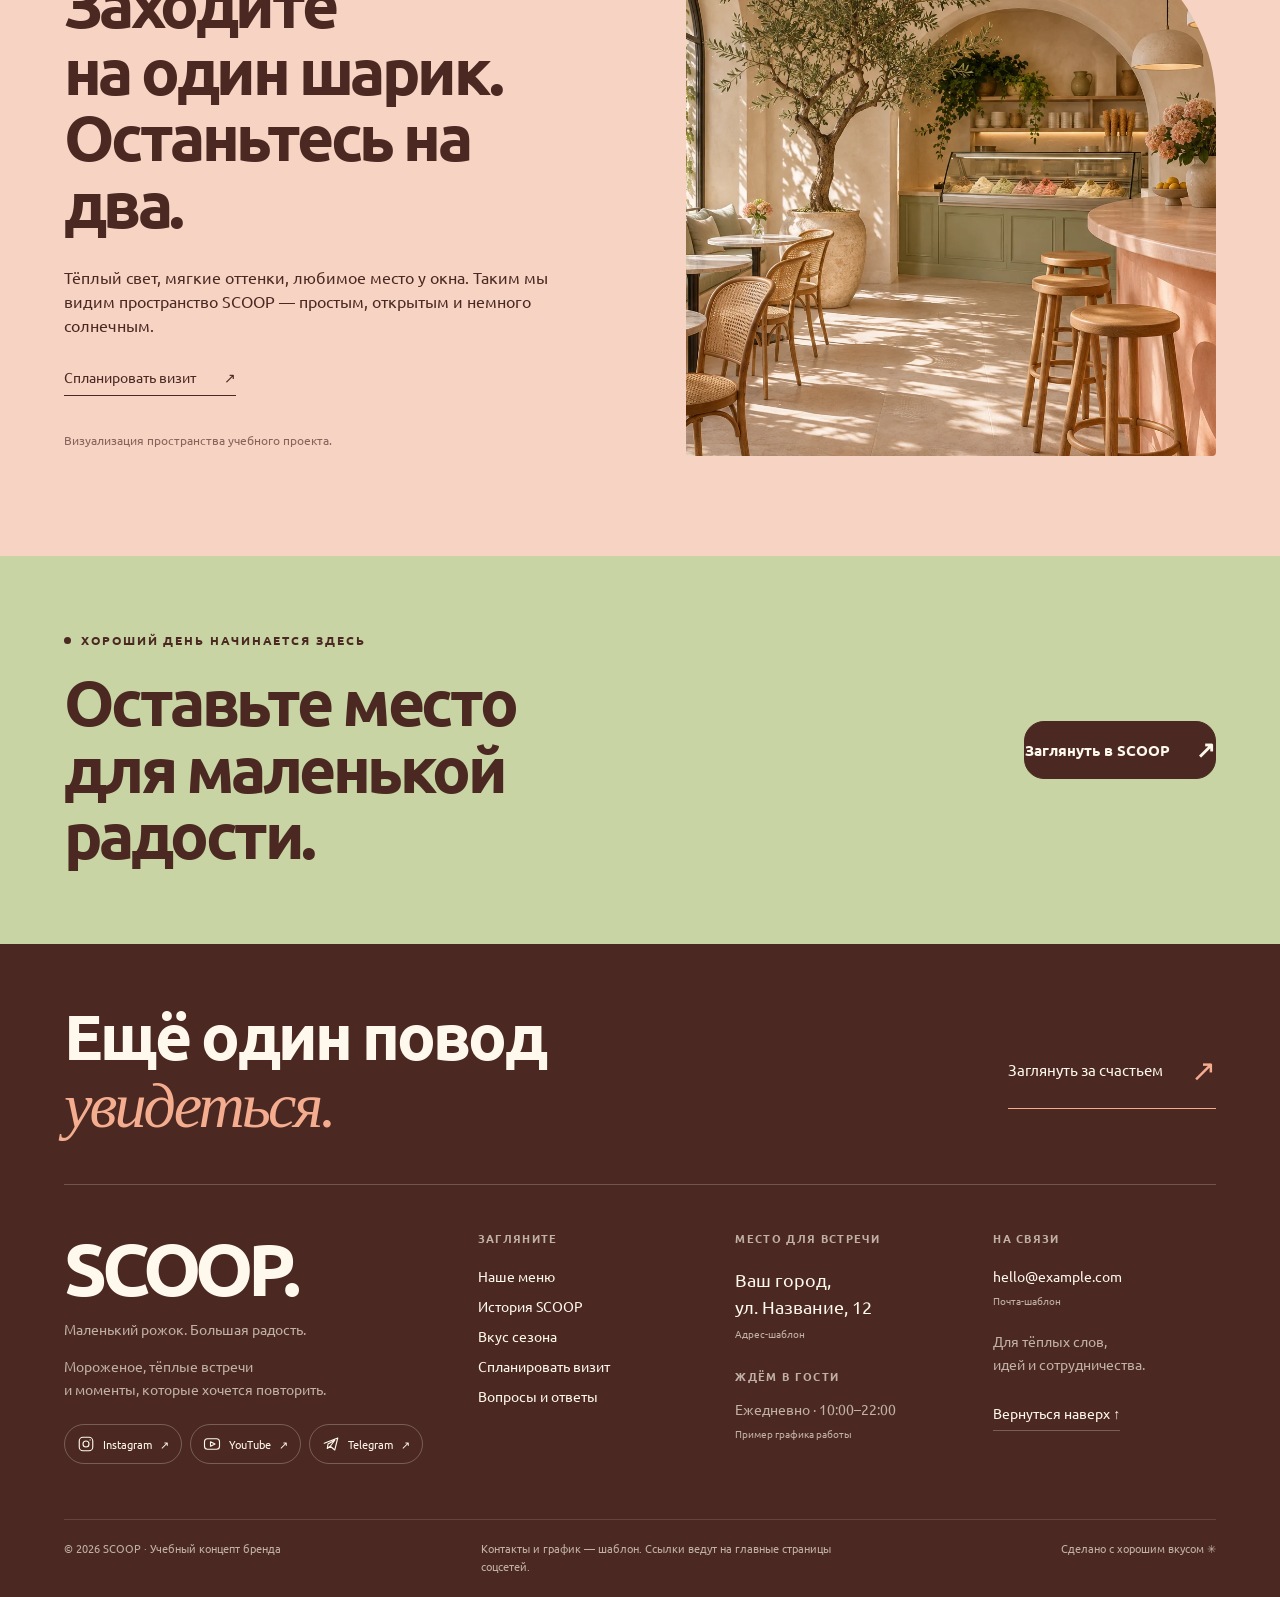
<file: season.html>
<!doctype html><html lang="ru"><head><meta charset="utf-8"><meta name="viewport" content="width=device-width,initial-scale=1"><meta name="theme-color" content="#fff9ed"><title>SCOOP — персик и фисташка</title><meta name="description" content="SCOOP — концепт кафе-мороженого. Персик, фисташка и маленькие радости. Меню, история бренда и интерактивный 3D-рожок."><link rel="icon" type="image/svg+xml" href="assets/images/logo.svg"><link rel="stylesheet" href="styles.css?v=3"><link rel="preload" as="font" type="font/ttf" href="assets/fonts/Ubuntu-Bold.ttf" crossorigin><script src="app.js?v=2" defer></script></head><body class="season" id="top"><a class="skip" href="#main">Перейти к содержимому</a><header class="site-header"><div class="wrap nav-shell"><nav class="nav-half" aria-label="Основная навигация"><a href="about.html">О нас</a><a href="menu.html">Меню</a></nav><a class="brand" href="index.html" aria-label="SCOOP — главная"><img src="assets/images/logo.svg" alt="SCOOP — логотип с рожком мороженого" width="150" height="96"><span>a little scoop of joy</span></a><nav class="nav-half" aria-label="Дополнительная навигация"><a href="season.html" aria-current="page">Сезон</a><a href="visit.html">В гости ↗</a></nav><button class="mobile-toggle" aria-expanded="false" aria-label="Открыть навигацию">Меню ☰</button></div></header><main id="main"><section class="hero hero-in" aria-label="Второй слайд"><div class="wrap hero-inner"><div class="hero-copy"><div class="eyebrow">Scoop · Сезонная история</div><h1>Два вкуса.<br><span class="serif">Одно лето.</span></h1><p class="lead">Солнечный персик и нежная фисташка. Наше любимое сочетание для дней, которые хочется запомнить.</p><div class="buttons"><a class="btn dark" href="menu.html">Выбрать вкус <span class="arrow">↗</span></a><a class="btn light" href="visit.html">Зайти в гости <span class="arrow">↗</span></a></div></div><div class="hero-art"><img class="season-photo" src="assets/images/gelato-editorial.webp" alt="Сезонный дуэт: персиковый и фисташковый шарики мороженого"></div><div class="slide-control"><a href="index.html" aria-label="Предыдущий слайд">←</a><span class="count">02 / 02</span><a href="index.html" aria-label="Следующий слайд">→</a></div><a class="down-link" href="#favorites" aria-label="Перейти к любимым вкусам">↓</a></div></section><div class="ribbon" aria-label="Философия SCOOP"><span>МАЛЕНЬКИЙ РОЖОК</span><i>✳</i><span>БОЛЬШАЯ РАДОСТЬ</span><i>✳</i><span>ВАШ ЛЮБИМЫЙ ВКУС</span><i>✳</i><span>ЕЩЁ ОДИН СЧАСТЛИВЫЙ ДЕНЬ</span></div><section class="section" id="favorites"><div class="wrap"><div class="section-head"><div><div class="eyebrow">Знакомьтесь, ваши любимые</div><h2>Один шарик —<br>столько характера.</h2></div><a class="text-link" href="menu.html">Все вкусы <span>↗</span></a></div><div class="cards"><article class="flavor-card" data-type="milk nuts"><div class="flavor-image" style="--card:#e8ead7"><span class="tag">ореховая классика</span><img src="assets/images/pistachio.svg" alt="Фисташка — мороженое в фирменном стаканчике SCOOP" loading="lazy" width="360" height="340"></div><div class="card-heading"><h3>Фисташка</h3><span class="price">6,50 BYN</span></div><p>Сливочная текстура, мягкая сладость и насыщенный ореховый вкус.</p></article><article class="flavor-card" data-type="milk fruit"><div class="flavor-image" style="--card:#f5dfcf"><span class="tag">вкус сезона</span><img src="assets/images/peach.svg" alt="Персик — мороженое в фирменном стаканчике SCOOP" loading="lazy" width="360" height="340"></div><div class="card-heading"><h3>Персик</h3><span class="price">6,00 BYN</span></div><p>Солнечный персик, капля сливок и длинное летнее послевкусие.</p></article><article class="flavor-card" data-type="milk"><div class="flavor-image" style="--card:#eadbd0"><span class="tag">для влюблённых</span><img src="assets/images/chocolate.svg" alt="Шоколад — мороженое в фирменном стаканчике SCOOP" loading="lazy" width="360" height="340"></div><div class="card-heading"><h3>Шоколад</h3><span class="price">6,50 BYN</span></div><p>Глубокий какао, бархатная текстура и совсем немного горчинки.</p></article></div></div></section><section class="section peach-section"><div class="wrap split"><img class="split-image" src="assets/images/gelato-editorial.webp" alt="Персиковый и фисташковый шарики мороженого с вафлей" loading="lazy" width="1536" height="1024"><div class="split-copy"><div class="eyebrow">Чуть больше, чем десерт</div><h2>Пауза,<br>которую хочется<br>продлить.</h2><p>Отложить телефон. Выбрать вкус под настроение. Поймать тот самый момент, когда первый шарик начинает таять.</p><p>Мы придумали SCOOP как место для простых удовольствий. Здесь не нужен повод — достаточно захотеть мороженого.</p><a class="text-link" href="about.html">Познакомиться поближе <span>↗</span></a></div></div></section><section class="section"><div class="wrap"><div class="eyebrow">Всё начинается с вашего настроения</div><h2>Ваш маленький<br>ритуал счастья.</h2><div class="steps"><div class="step"><span class="number">01 / ВЫБИРАЙТЕ</span><h3>Найдите свой вкус</h3><p>Сливочная классика, яркие фрукты или ореховая глубина. В меню найдётся настроение на сегодня.</p></div><div class="step"><span class="number">02 / СОЧЕТАЙТЕ</span><h3>Добавьте второй</h3><p>Персик дружит с фисташкой. Шоколад любит ваниль. А ваше любимое сочетание ещё впереди.</p></div><div class="step"><span class="number">03 / НАСЛАЖДАЙТЕСЬ</span><h3>Никуда не спешите</h3><p>В рожке на прогулку или в стаканчике за уютным столиком — выбирайте свой способ сделать паузу.</p></div></div></div></section><section class="section peach-section"><div class="wrap split"><div class="split-copy"><div class="eyebrow">Место для встречи</div><h2>Заходите<br>на один шарик.<br>Останьтесь на два.</h2><p>Тёплый свет, мягкие оттенки, любимое место у окна. Таким мы видим пространство SCOOP — простым, открытым и немного солнечным.</p><a class="text-link" href="visit.html">Спланировать визит <span>↗</span></a><p class="note">Визуализация пространства учебного проекта.</p></div><img class="split-image" src="assets/images/interior.webp" alt="Концепт кафе SCOOP: персиковая стойка, светлые арки и фисташковые детали" loading="lazy" width="1536" height="1024"></div></section><section class="visit-banner"><div class="wrap"><div><div class="eyebrow">Хороший день начинается здесь</div><h2>Оставьте место<br>для маленькой радости.</h2></div><a class="btn dark" href="visit.html">Заглянуть в SCOOP <span class="arrow">↗</span></a></div></section></main><footer class="site-footer" id="footer"><div class="wrap">
<div class="footer-invite"><p>Ещё один повод<br><em>увидеться.</em></p><a class="footer-invite-link" href="visit.html">Заглянуть за счастьем <span aria-hidden="true">↗</span></a></div>
<div class="footer-top">
<div class="footer-brand"><a class="footer-word" href="index.html">SCOOP.</a><p>Маленький рожок. Большая радость.</p><p class="footer-brand-note">Мороженое, тёплые встречи<br>и моменты, которые хочется повторить.</p><div class="footer-socials" aria-label="Социальные сети"><a class="social-link" href="https://www.instagram.com/" target="_blank" rel="noopener noreferrer" aria-label="Instagram — демонстрационная ссылка, открывается в новой вкладке"><svg viewBox="0 0 24 24" fill="none" stroke="currentColor" stroke-width="1.5" stroke-linecap="round" stroke-linejoin="round" aria-hidden="true"><rect x="3" y="3" width="18" height="18" rx="5"/><circle cx="12" cy="12" r="4"/><circle cx="17.5" cy="6.5" r=".8" fill="currentColor" stroke="none"/></svg><span>Instagram</span><span aria-hidden="true">↗</span></a><a class="social-link" href="https://www.youtube.com/" target="_blank" rel="noopener noreferrer" aria-label="YouTube — демонстрационная ссылка, открывается в новой вкладке"><svg viewBox="0 0 24 24" fill="none" stroke="currentColor" stroke-width="1.5" stroke-linecap="round" stroke-linejoin="round" aria-hidden="true"><rect x="2" y="5" width="20" height="14" rx="4"/><path d="m10 9 6 3-6 3Z"/></svg><span>YouTube</span><span aria-hidden="true">↗</span></a><a class="social-link" href="https://telegram.org/" target="_blank" rel="noopener noreferrer" aria-label="Telegram — демонстрационная ссылка, открывается в новой вкладке"><svg viewBox="0 0 24 24" fill="none" stroke="currentColor" stroke-width="1.5" stroke-linecap="round" stroke-linejoin="round" aria-hidden="true"><path d="m3 11 18-7-4 16-6-5-4 3 1-6 9-5-6 8"/></svg><span>Telegram</span><span aria-hidden="true">↗</span></a></div></div>
<div class="footer-col"><h3>Загляните</h3><a href="menu.html">Наше меню</a><a href="about.html">История SCOOP</a><a href="season.html">Вкус сезона</a><a href="visit.html">Спланировать визит</a><a href="visit.html#faq">Вопросы и ответы</a></div>
<div class="footer-col footer-address"><h3>Место для встречи</h3><address>Ваш город,<br>ул. Название, 12</address><span class="footer-example">Адрес-шаблон</span><h3 class="footer-subtitle">Ждём в гости</h3><p>Ежедневно · 10:00–22:00</p><span class="footer-example">Пример графика работы</span></div>
<div class="footer-col"><h3>На связи</h3><a href="mailto:hello@example.com">hello@example.com</a><span class="footer-example">Почта-шаблон</span><p class="footer-contact-note">Для тёплых слов,<br>идей и сотрудничества.</p><a class="footer-up" href="#top">Вернуться наверх ↑</a></div>
</div>
<div class="footer-bottom"><span>© 2026 SCOOP · Учебный концепт бренда</span><span>Контакты и график — шаблон. Ссылки ведут на главные страницы соцсетей.</span><span>Сделано с хорошим вкусом ✳</span></div>
</div></footer></body></html>
</file>
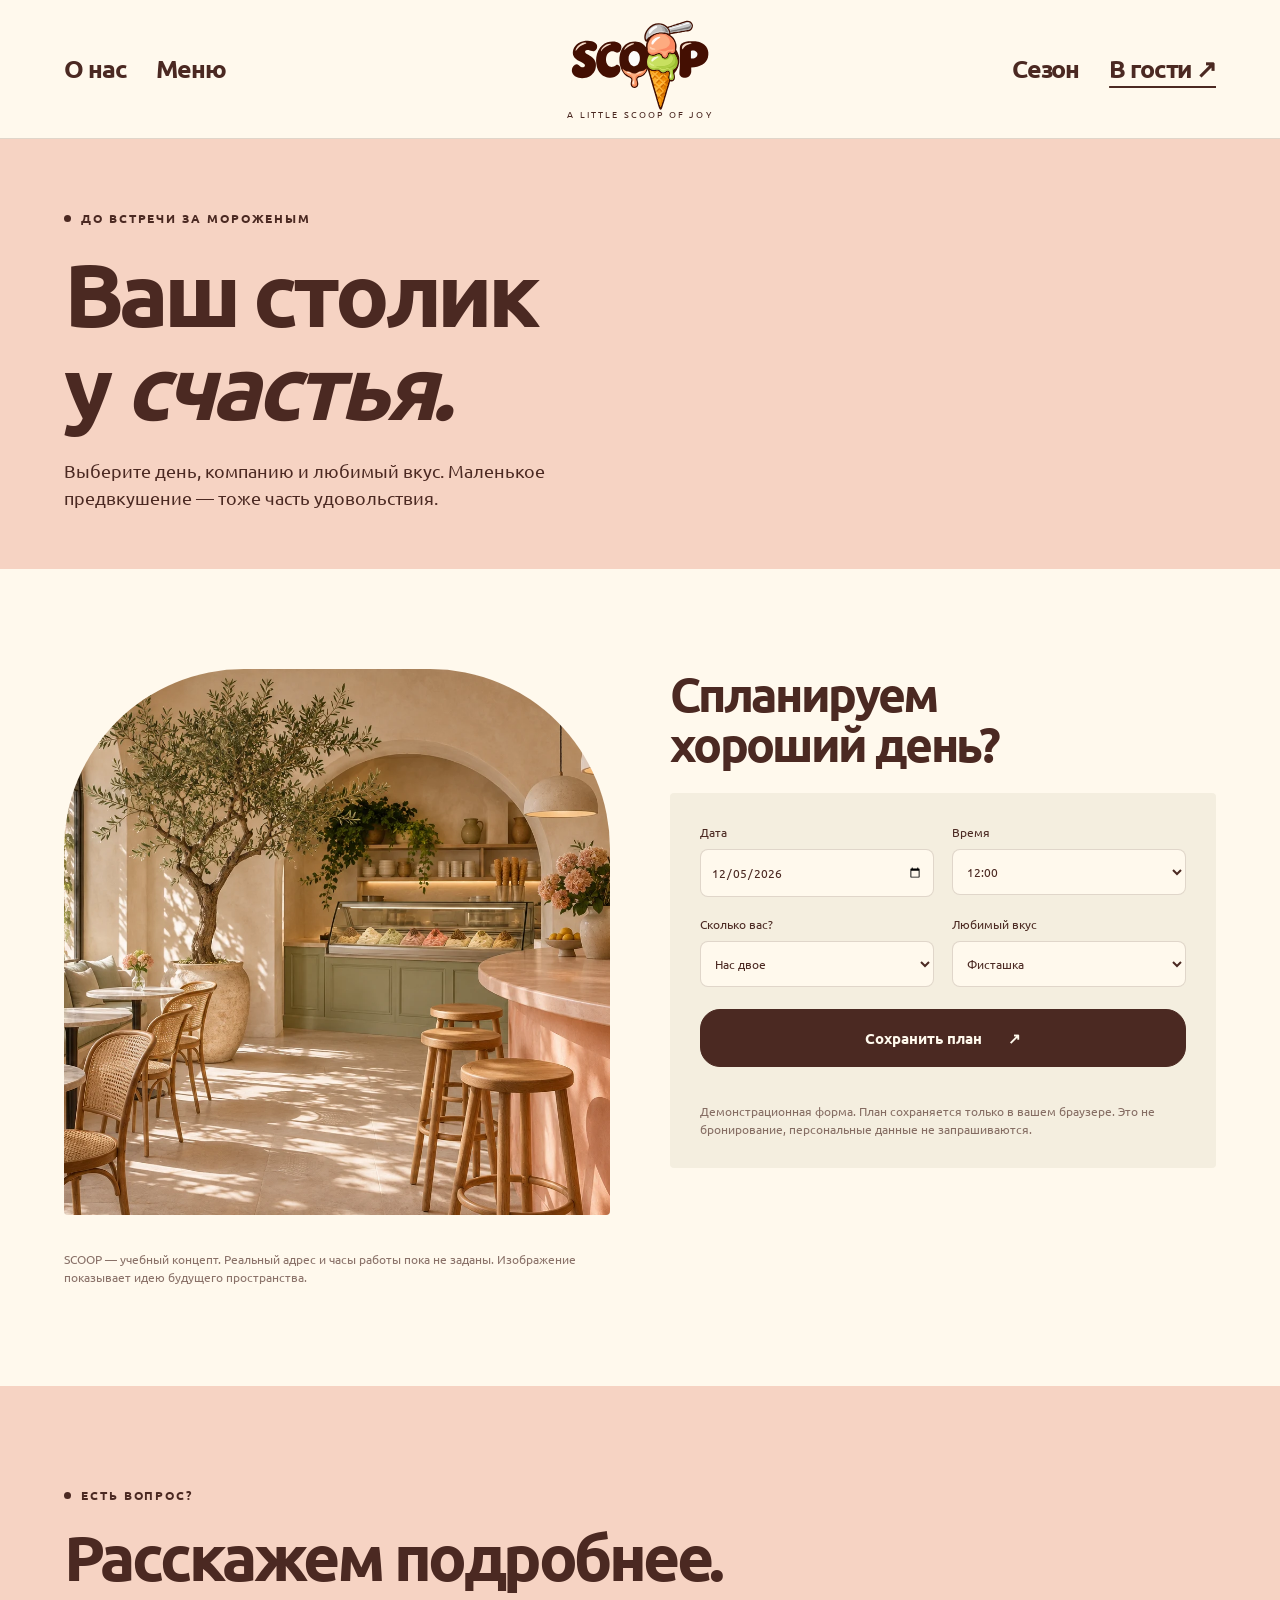
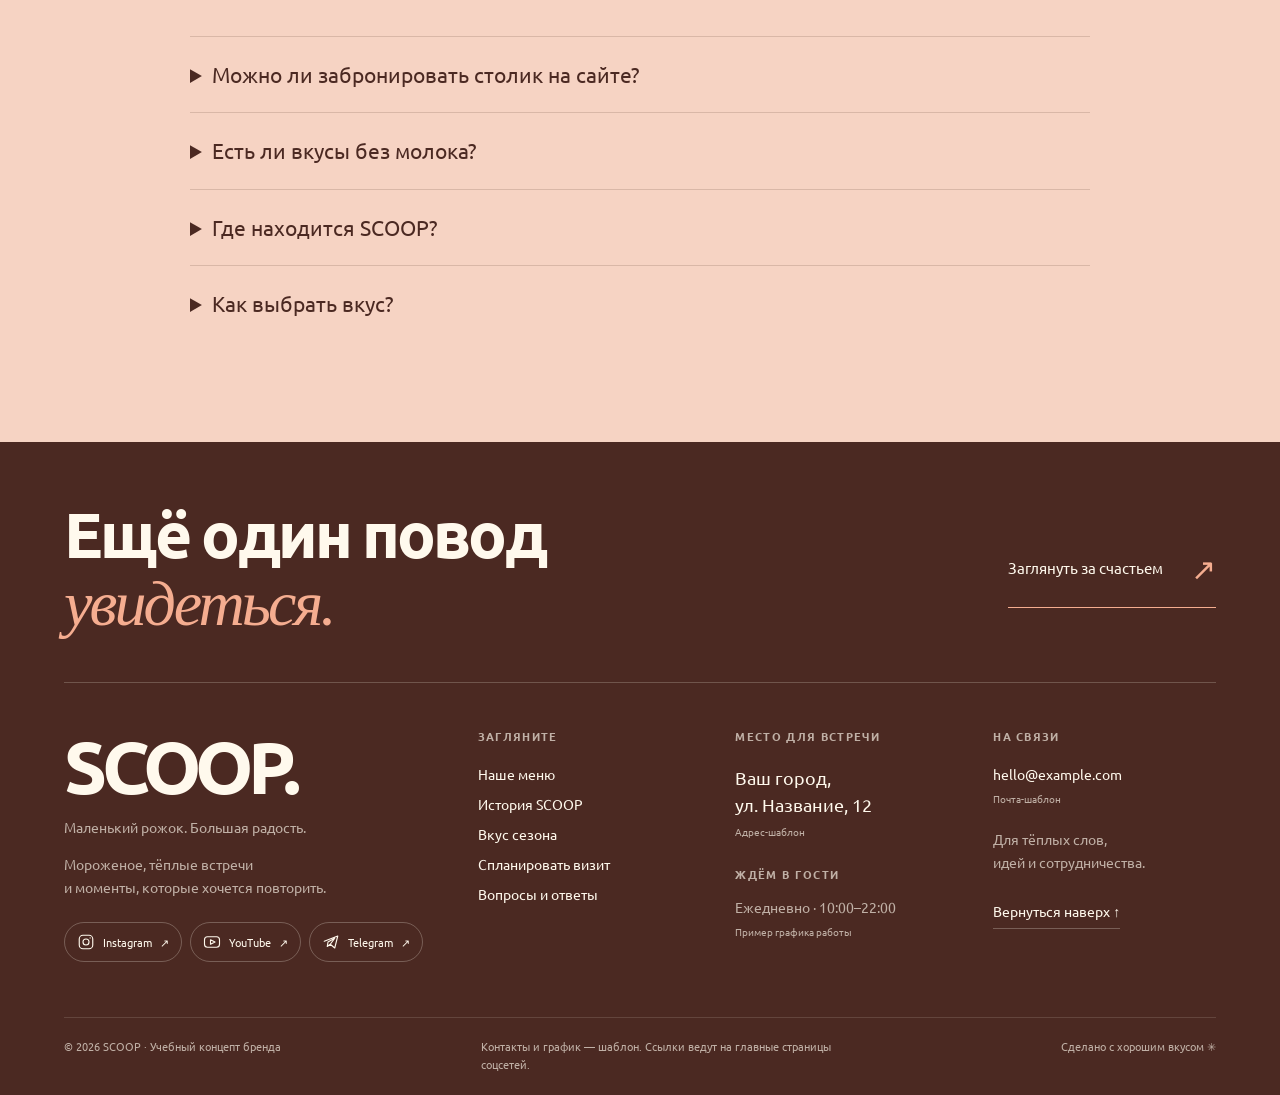
<file: visit.html>
<!doctype html><html lang="ru"><head><meta charset="utf-8"><meta name="viewport" content="width=device-width,initial-scale=1"><meta name="theme-color" content="#fff9ed"><title>В гости в SCOOP — спланируйте день</title><meta name="description" content="SCOOP — концепт кафе-мороженого. Персик, фисташка и маленькие радости. Меню, история бренда и интерактивный 3D-рожок."><link rel="icon" type="image/svg+xml" href="assets/images/logo.svg"><link rel="stylesheet" href="styles.css?v=3"><link rel="preload" as="font" type="font/ttf" href="assets/fonts/Ubuntu-Bold.ttf" crossorigin><script src="app.js?v=2" defer></script></head><body class="" id="top"><a class="skip" href="#main">Перейти к содержимому</a><header class="site-header"><div class="wrap nav-shell"><nav class="nav-half" aria-label="Основная навигация"><a href="about.html">О нас</a><a href="menu.html">Меню</a></nav><a class="brand" href="index.html" aria-label="SCOOP — главная"><img src="assets/images/logo.svg" alt="SCOOP — логотип с рожком мороженого" width="150" height="96"><span>a little scoop of joy</span></a><nav class="nav-half" aria-label="Дополнительная навигация"><a href="season.html">Сезон</a><a href="visit.html" aria-current="page">В гости ↗</a></nav><button class="mobile-toggle" aria-expanded="false" aria-label="Открыть навигацию">Меню ☰</button></div></header><main id="main"><section class="page-intro"><div class="wrap"><div class="eyebrow">До встречи за мороженым</div><h1>Ваш столик<br>у <em>счастья.</em></h1><p>Выберите день, компанию и любимый вкус. Маленькое предвкушение — тоже часть удовольствия.</p></div></section><section class="section"><div class="wrap visit-grid"><div><img src="assets/images/interior.webp" alt="Уютное пространство SCOOP — визуализация кафе"><p class="note">SCOOP — учебный концепт. Реальный адрес и часы работы пока не заданы. Изображение показывает идею будущего пространства.</p></div><div><h2>Спланируем<br>хороший день?</h2><form class="visit-form"><div class="fields"><label class="field">Дата<input type="date" name="date" required></label><label class="field">Время<select name="time"><option>12:00</option><option>13:00</option><option>14:00</option><option>15:00</option><option>16:00</option><option>17:00</option><option>18:00</option><option>19:00</option></select></label><label class="field">Сколько вас?<select name="guests"><option value="1">Только я</option><option value="2" selected>Нас двое</option><option value="3">Трое</option><option value="4">Четверо</option><option value="5">Пятеро</option><option value="6">Шестеро</option></select></label><label class="field">Любимый вкус<select name="flavor"><option>Фисташка</option><option>Персик</option><option>Шоколад</option><option>Ваниль</option><option>Клубника</option><option>Манго</option></select></label></div><button class="btn dark" type="submit">Сохранить план <span>↗</span></button><p class="note">Демонстрационная форма. План сохраняется только в вашем браузере. Это не бронирование, персональные данные не запрашиваются.</p><div class="form-message" role="status" aria-live="polite"></div></form></div></div></section><section class="section peach-section" id="faq"><div class="wrap"><div class="eyebrow">Есть вопрос?</div><h2>Расскажем подробнее.</h2><div class="faq"><details><summary>Можно ли забронировать столик на сайте?</summary><p>Сейчас сайт представляет учебный концепт. Форма помогает составить план, но не отправляет заявку и не создаёт реальную бронь.</p></details><details><summary>Есть ли вкусы без молока?</summary><p>В демонстрационном меню есть клубничный и манговый сорбеты. В реальном кафе состав и возможный контакт с молочными продуктами нужно уточнять отдельно.</p></details><details><summary>Где находится SCOOP?</summary><p>Пока у проекта нет реального адреса. Мы показываем концепцию бренда и интерьера, поэтому не ставим вымышленную точку на карте.</p></details><details><summary>Как выбрать вкус?</summary><p>Загляните в меню, включите фильтр по настроению и откройте состав. На главной можно покрутить 3D-рожок и примерить три цвета верхнего шарика.</p></details></div></div></section></main><footer class="site-footer" id="footer"><div class="wrap">
<div class="footer-invite"><p>Ещё один повод<br><em>увидеться.</em></p><a class="footer-invite-link" href="visit.html">Заглянуть за счастьем <span aria-hidden="true">↗</span></a></div>
<div class="footer-top">
<div class="footer-brand"><a class="footer-word" href="index.html">SCOOP.</a><p>Маленький рожок. Большая радость.</p><p class="footer-brand-note">Мороженое, тёплые встречи<br>и моменты, которые хочется повторить.</p><div class="footer-socials" aria-label="Социальные сети"><a class="social-link" href="https://www.instagram.com/" target="_blank" rel="noopener noreferrer" aria-label="Instagram — демонстрационная ссылка, открывается в новой вкладке"><svg viewBox="0 0 24 24" fill="none" stroke="currentColor" stroke-width="1.5" stroke-linecap="round" stroke-linejoin="round" aria-hidden="true"><rect x="3" y="3" width="18" height="18" rx="5"/><circle cx="12" cy="12" r="4"/><circle cx="17.5" cy="6.5" r=".8" fill="currentColor" stroke="none"/></svg><span>Instagram</span><span aria-hidden="true">↗</span></a><a class="social-link" href="https://www.youtube.com/" target="_blank" rel="noopener noreferrer" aria-label="YouTube — демонстрационная ссылка, открывается в новой вкладке"><svg viewBox="0 0 24 24" fill="none" stroke="currentColor" stroke-width="1.5" stroke-linecap="round" stroke-linejoin="round" aria-hidden="true"><rect x="2" y="5" width="20" height="14" rx="4"/><path d="m10 9 6 3-6 3Z"/></svg><span>YouTube</span><span aria-hidden="true">↗</span></a><a class="social-link" href="https://telegram.org/" target="_blank" rel="noopener noreferrer" aria-label="Telegram — демонстрационная ссылка, открывается в новой вкладке"><svg viewBox="0 0 24 24" fill="none" stroke="currentColor" stroke-width="1.5" stroke-linecap="round" stroke-linejoin="round" aria-hidden="true"><path d="m3 11 18-7-4 16-6-5-4 3 1-6 9-5-6 8"/></svg><span>Telegram</span><span aria-hidden="true">↗</span></a></div></div>
<div class="footer-col"><h3>Загляните</h3><a href="menu.html">Наше меню</a><a href="about.html">История SCOOP</a><a href="season.html">Вкус сезона</a><a href="visit.html">Спланировать визит</a><a href="visit.html#faq">Вопросы и ответы</a></div>
<div class="footer-col footer-address"><h3>Место для встречи</h3><address>Ваш город,<br>ул. Название, 12</address><span class="footer-example">Адрес-шаблон</span><h3 class="footer-subtitle">Ждём в гости</h3><p>Ежедневно · 10:00–22:00</p><span class="footer-example">Пример графика работы</span></div>
<div class="footer-col"><h3>На связи</h3><a href="mailto:hello@example.com">hello@example.com</a><span class="footer-example">Почта-шаблон</span><p class="footer-contact-note">Для тёплых слов,<br>идей и сотрудничества.</p><a class="footer-up" href="#top">Вернуться наверх ↑</a></div>
</div>
<div class="footer-bottom"><span>© 2026 SCOOP · Учебный концепт бренда</span><span>Контакты и график — шаблон. Ссылки ведут на главные страницы соцсетей.</span><span>Сделано с хорошим вкусом ✳</span></div>
</div></footer></body></html>
</file>
<file: styles.css>
@font-face{font-family:Ubuntu;font-display:swap;src:url('assets/fonts/Ubuntu-Regular.ttf')}@font-face{font-family:Ubuntu;font-display:swap;src:url('assets/fonts/Ubuntu-Bold.ttf');font-weight:700}
:root{--cream:#fff9ed;--ink:#4b2922;--peach:#f5ad90;--pistachio:#c8d4a3;--line:#4b29222b;--pink:#f6d3c3;--max:1440px}*{box-sizing:border-box}html{scroll-behavior:smooth;scroll-padding-top:110px}body{margin:0;background:var(--cream);color:var(--ink);font-family:Ubuntu,Arial,sans-serif;font-size:16px;line-height:1.5}a{color:inherit;text-decoration:none}button,input,select{font:inherit;color:inherit}button,a,input,select{ -webkit-tap-highlight-color:transparent}button{cursor:pointer}button:disabled{cursor:default}button:focus-visible,a:focus-visible,input:focus-visible,select:focus-visible,canvas:focus-visible{outline:3px solid #7a4233;outline-offset:5px}button{border:0}img{max-width:100%;display:block}h1,h2,h3,p{margin:0}h1,h2,h3{font-weight:700;line-height:1.04;letter-spacing:-.055em}h1{font-size:clamp(62px,7.2vw,104px)}h2{font-size:clamp(43px,5vw,70px)}h3{font-size:29px;letter-spacing:-.035em}p{max-width:590px}.wrap{max-width:var(--max);margin:auto;padding:0 5%}.eyebrow{text-transform:uppercase;letter-spacing:.16em;font-size:12px;font-weight:700;display:flex;align-items:center;gap:10px;margin-bottom:20px}.eyebrow:before{content:'';width:7px;height:7px;border-radius:50%;background:currentColor}.muted{opacity:.67}.skip{position:fixed;top:-80px;left:20px;background:white;padding:12px;z-index:100}.skip:focus{top:5px}.site-header{height:139px;position:relative;z-index:10;border-bottom:1px solid var(--line);background:var(--cream)}.nav-shell{height:100%;display:grid;grid-template-columns:1fr 200px 1fr;align-items:center;gap:32px}.brand{display:flex;flex-direction:column;align-items:center;justify-content:center;align-self:stretch}.brand img{width:150px;height:96px;object-fit:contain}.brand span{font-size:9px;letter-spacing:.24em;text-transform:uppercase;margin-top:-5px}.nav-half{display:flex;gap:30px;align-items:center}.nav-half:nth-of-type(2){justify-content:flex-end}.nav-half a{font-weight:700;font-size:25px;letter-spacing:-.045em;white-space:nowrap}.nav-half a[aria-current=page]{text-decoration:underline;text-underline-offset:8px;text-decoration-thickness:2px}.nav-half a:hover{opacity:.65}.mobile-toggle{display:none}.hero{position:relative;overflow:hidden;background:#f6d9c4;min-height:660px}.hero-inner{min-height:660px;display:grid;grid-template-columns:1fr 1fr;align-items:center;position:relative}.hero-copy{padding:62px 0 94px;z-index:2}.hero h1 span{display:block}.hero h1 .serif{font-family:Georgia,serif;font-weight:400;font-style:italic;letter-spacing:-.07em}.hero .lead{margin-top:26px;max-width:400px;font-size:18px;line-height:1.55}.buttons{display:flex;gap:12px;margin-top:30px;flex-wrap:wrap}.btn{min-width:184px;height:58px;border-radius:20px;display:inline-flex;align-items:center;justify-content:center;gap:26px;font-weight:700;font-size:15px;border:1px solid var(--ink);transition:transform .2s,background .2s}.btn:hover{transform:translateY(-3px)}.btn.dark{background:var(--ink);color:var(--cream)}.btn.light{background:var(--cream)}.btn.pistachio{background:var(--pistachio)}.arrow{font-size:23px;line-height:1}.hero-art{position:absolute;width:56%;height:100%;right:-2%;top:0}.halo{position:absolute;top:10%;right:10%;width:76%;aspect-ratio:1;border:1px solid #4b292235;border-radius:50%}.halo:after{content:'';position:absolute;inset:20px;border:1px solid #4b292215;border-radius:50%}.hero-art canvas{position:absolute;inset:0;width:100%;height:100%;touch-action:pan-y;cursor:grab}.hero-art canvas:active{cursor:grabbing}.hero-fallback{position:absolute;inset:8% 4% 8%;width:92%;height:84%;object-fit:contain;mix-blend-mode:multiply}.hero-art.ready .hero-fallback{display:none}.sticker{position:absolute;right:6%;top:18%;width:102px;height:102px;border-radius:50%;display:grid;place-content:center;text-align:center;background:var(--pistachio);transform:rotate(12deg);font-size:12px;font-weight:700;line-height:1.4;box-shadow:0 8px 24px #4b292208;pointer-events:none}.sticker b{font-size:25px}.model-hint{position:absolute;bottom:103px;right:10%;display:flex;align-items:center;gap:10px;font-size:11px;letter-spacing:.04em}.icon-btn{width:38px;height:38px;background:transparent;border:1px solid var(--line);border-radius:50%;display:inline-grid;place-content:center}.flavor-control{position:absolute;bottom:40px;right:14%;display:flex;gap:12px;align-items:center;font-size:12px}.swatches{display:flex;gap:6px}.swatch{width:25px;height:25px;border:3px solid var(--cream);border-radius:50%;outline:1px solid transparent}.swatch[aria-pressed=true]{outline-color:var(--ink)}.slide-control{position:absolute;bottom:30px;left:5%;display:flex;align-items:center;gap:15px;font-size:12px}.slide-control a{width:40px;height:40px;border:1px solid #4b292260;border-radius:50%;display:grid;place-items:center;font-size:21px}.slide-control a:hover{background:var(--cream)}.slide-control .count{margin:0 12px;font-size:11px;letter-spacing:.2em}.down-link{position:absolute;bottom:30px;left:47%;width:38px;height:38px;display:grid;place-items:center;border-bottom:1px solid var(--ink)}.ribbon{display:flex;justify-content:space-around;align-items:center;gap:26px;overflow:hidden;background:var(--pistachio);padding:21px 4%;font-weight:700;font-size:14px;white-space:nowrap;border-block:1px solid var(--line)}.ribbon i{font-size:20px;font-style:normal}.section{padding:100px 0}.section-head{display:flex;align-items:flex-end;justify-content:space-between;gap:30px;margin-bottom:38px}.section-head h2{max-width:700px}.text-link{border-bottom:1px solid var(--ink);padding-bottom:7px;display:inline-flex;gap:28px;font-size:14px;white-space:nowrap}.cards{display:grid;grid-template-columns:repeat(3,1fr);gap:22px}.flavor-card{min-width:0}.flavor-image{height:310px;background:var(--card);position:relative;overflow:hidden;border-radius:150px 150px 5px 5px;display:grid;place-items:center;transition:transform .3s}.flavor-card:hover .flavor-image{transform:translateY(-5px)}.flavor-image img{height:250px;width:280px;object-fit:contain;filter:drop-shadow(0 18px 17px #4b292220)}.tag{position:absolute;left:20px;top:26px;border:1px solid #4b292240;border-radius:30px;padding:5px 11px;font-size:10px;letter-spacing:.08em;text-transform:uppercase}.card-heading{display:flex;justify-content:space-between;gap:16px;align-items:baseline;margin:20px 0 8px}.card-heading h3{font-size:26px}.price{font-size:14px;white-space:nowrap}.flavor-card p{font-size:14px;opacity:.7;max-width:320px}.split{display:grid;grid-template-columns:1fr 1fr;gap:8%;align-items:center}.split-image{width:100%;aspect-ratio:1;object-fit:cover;border-radius:4px 180px 4px 4px}.split-copy h2{margin-bottom:28px}.split-copy p+p{margin-top:18px}.split-copy .text-link{margin-top:30px}.peach-section{background:var(--pink)}.quote{font-family:Georgia,serif;font-weight:400;font-style:italic;font-size:clamp(40px,5vw,70px);letter-spacing:-.04em;max-width:1000px;text-align:center;line-height:1.15;margin:auto}.quote-footer{text-align:center;margin-top:28px;font-size:11px;letter-spacing:.2em;text-transform:uppercase}.steps{display:grid;grid-template-columns:repeat(3,1fr);gap:42px;margin-top:55px}.step{border-top:1px solid var(--line);padding-top:22px}.step .number{font-size:11px;letter-spacing:.15em;display:block;margin-bottom:28px}.step h3{font-size:28px;margin-bottom:15px}.step p{font-size:15px;opacity:.7}.visit-banner{padding:75px 0;background:var(--pistachio)}.visit-banner .wrap{display:flex;justify-content:space-between;align-items:center;gap:30px}.visit-banner h2{max-width:700px}.site-footer{padding:64px 0 22px;background:var(--ink);color:var(--cream)}.footer-top{display:grid;grid-template-columns:2fr 1fr 1fr;gap:40px;padding-bottom:55px}.footer-word{font-size:74px;font-weight:700;letter-spacing:-.07em;line-height:1}.footer-top p{font-size:14px;opacity:.65;margin-top:15px}.footer-col h3{font:700 11px Ubuntu;letter-spacing:.12em;text-transform:uppercase;margin-bottom:20px;opacity:.65}.footer-col a{display:block;margin-top:9px;font-size:14px}.footer-bottom{border-top:1px solid #fff9ed35;padding-top:20px;font-size:11px;display:flex;gap:25px;justify-content:space-between;opacity:.65}.page-intro{padding:70px 0 58px;background:var(--pink)}.page-intro h1{font-size:clamp(54px,7vw,92px)}.page-intro p{font-size:18px;margin-top:24px}.filter-row{display:flex;gap:10px;flex-wrap:wrap;margin-bottom:34px}.filter{border:1px solid var(--line);border-radius:40px;padding:11px 21px;background:transparent;font-size:13px}.filter[aria-pressed=true]{background:var(--ink);color:var(--cream)}.menu-grid{row-gap:45px}.note{font-size:12px;opacity:.65;margin-top:35px;max-width:850px}.detail-toggle{margin-top:12px;border-bottom:1px solid var(--line);background:none;padding:0 0 4px;font-size:12px}.detail{font-size:12px;margin-top:12px;padding:14px;border:1px solid var(--line);border-radius:12px}.detail[hidden],.flavor-card[hidden]{display:none}.wide-photo{width:100%;max-height:640px;object-fit:cover}.values{display:grid;grid-template-columns:repeat(3,1fr);gap:32px;margin-top:45px}.value{padding:30px;border:1px solid var(--line);border-radius:4px}.value h3{margin:20px 0;font-size:27px}.value p{font-size:14px;opacity:.75}.visit-grid{display:grid;grid-template-columns:1fr 1fr;gap:60px;align-items:start}.visit-grid img{border-radius:180px 180px 4px 4px;aspect-ratio:1;object-fit:cover}.visit-grid h2{font-size:48px;margin-bottom:24px}.visit-form{background:#f4eedf;border-radius:4px;padding:30px}.fields{display:grid;grid-template-columns:1fr 1fr;gap:18px}.field{display:flex;flex-direction:column;gap:8px;font-size:12px}.field input,.field select{width:100%;padding:13px 10px;background:var(--cream);border:1px solid var(--line);border-radius:8px;min-width:0}.field.full{grid-column:1/-1}.visit-form .btn{width:100%;margin-top:22px}.form-message{padding:15px;margin-top:20px;border:1px solid #4b292250;background:var(--pistachio);font-size:14px;border-radius:8px}.form-message:empty{display:none}.faq{max-width:900px;margin:45px auto 0}.faq details{border-top:1px solid var(--line);padding:22px 0}.faq summary{font-size:21px;cursor:pointer}.faq p{font-size:15px;margin-top:18px;opacity:.75}.season .hero{background:#dce3bd}.season .sticker{background:var(--peach)}.season .hero-fallback{object-fit:cover;border-radius:220px}.season .hero-art{right:0}.season .hero-art:after{content:'';position:absolute;inset:0;background:linear-gradient(90deg,#dce3bd,transparent 30%);pointer-events:none}.season-photo{width:90%;height:84%;position:absolute;top:5%;right:0;object-fit:cover;border-radius:250px 250px 6px 6px}.season .hero-copy{max-width:640px}.season .model-hint,.season .flavor-control{display:none}.logo-large{width:65%;margin:auto}.reduce-note{font-size:10px;opacity:.6}.social-stamp{display:flex;align-items:center;gap:8px;letter-spacing:.1em;text-transform:uppercase;font-size:10px}.social-stamp:before{content:'✳';font-size:28px}.toast{position:fixed;bottom:25px;left:50%;transform:translateX(-50%);padding:15px 24px;background:var(--ink);color:var(--cream);border-radius:20px;z-index:99}.hero-in{animation:slideIn .3s ease-in}@keyframes slideIn{from{opacity:.65}to{opacity:1}}
@media(min-width:1500px){.hero-art{right:0}.hero-inner{min-height:740px}.hero{min-height:740px}}
@media(max-width:1100px){.nav-shell{grid-template-columns:1fr 170px 1fr;gap:15px}.nav-half{gap:20px}.nav-half a{font-size:19px}.hero h1{font-size:76px}.hero-art{right:0;width:56%}.hero .lead{max-width:340px}.flavor-image{height:260px}.flavor-image img{height:220px}.hero-inner,.hero{min-height:650px}.model-hint{right:12%}}
@media(max-width:760px){.wrap{padding:0 6%}.site-header{height:96px}.nav-shell{display:flex;justify-content:space-between}.brand{align-items:flex-start}.brand img{width:112px;height:73px}.brand span{font-size:7px;margin-left:12px;margin-top:-5px}.mobile-toggle{display:block;background:transparent;border:1px solid var(--line);border-radius:18px;padding:10px 15px;font-size:14px}.nav-half{display:none;position:absolute;left:0;right:0;top:96px;background:var(--cream);padding:20px 6%;flex-direction:column;align-items:flex-start;gap:18px}.nav-half:nth-of-type(2){top:208px;padding-bottom:25px}.site-header.open .nav-half{display:flex}.nav-half a{font-size:22px}.hero-inner{display:flex;flex-direction:column;min-height:990px;align-items:stretch}.hero-copy{padding:40px 0 0}.hero h1{font-size:69px;max-width:430px}.hero .lead{font-size:16px;max-width:360px;margin-top:22px}.hero-art{top:415px;right:0;width:100%;height:500px}.hero-art .halo{top:8%;width:72%;right:14%}.sticker{top:14%;right:7%;height:80px;width:80px;font-size:10px}.sticker b{font-size:20px}.buttons{gap:10px;margin-top:25px}.btn{min-width:0;flex:1;max-width:220px;padding:0 18px;gap:20px;height:56px;font-size:14px}.model-hint{bottom:40px;right:12%;font-size:10px}.flavor-control{bottom:0;right:17%;font-size:11px}.slide-control{bottom:23px;left:6%}.down-link{left:auto;right:6%;bottom:23px}.ribbon{justify-content:flex-start;font-size:12px;padding:15px 6%;gap:26px}.section{padding:65px 0}.section-head{align-items:flex-start;flex-direction:column;gap:22px}.cards{grid-template-columns:1fr;gap:38px}.flavor-image{height:340px;border-radius:180px 180px 5px 5px}.flavor-image img{height:290px}.card-heading h3{font-size:29px}.split{grid-template-columns:1fr;gap:36px}.split-image{aspect-ratio:1.1;border-top-right-radius:140px}.split-copy h2{font-size:44px}.steps,.values{grid-template-columns:1fr;gap:25px}.step .number{margin-bottom:14px}.visit-banner .wrap{align-items:flex-start;flex-direction:column}.visit-banner h2{font-size:43px}.visit-banner .btn{flex:auto;min-width:190px}.footer-top{grid-template-columns:1fr 1fr;gap:35px}.footer-brand{grid-column:1/-1}.footer-bottom{flex-direction:column;gap:8px}.page-intro{padding:47px 0}.page-intro p{font-size:16px}.visit-grid{grid-template-columns:1fr;gap:40px}.visit-form{padding:22px}.visit-form .btn{max-width:none}.visit-grid h2{font-size:40px}.fields{gap:12px}.filter-row{gap:7px}.filter{padding:9px 15px}.season-photo{height:80%;width:88%;right:6%}.season .hero-art:after{display:none}.season .hero-inner{min-height:990px}.season .hero-copy{z-index:2}.season .hero h1{font-size:64px}.quote{font-size:42px}.faq summary{font-size:19px}.value{padding:26px}}
@media(prefers-reduced-motion:reduce){html{scroll-behavior:auto}*,*:before,*:after{animation:none!important;transition:none!important}}
.tag{left:50%;transform:translateX(-50%);white-space:nowrap}
@media(max-width:760px){.hero-inner,.season .hero-inner{min-height:1075px}.hero-art{top:500px}.buttons .btn{font-size:13px;white-space:nowrap;gap:14px;padding-inline:14px}}
.split-image{height:auto}

/* Layout refinements after responsive QA. */
[hidden]{display:none!important}
.nav-shell>*,.split>*,.visit-grid>*,.steps>*,.values>*{min-width:0}
@media(min-width:761px) and (max-width:1000px){.cards{grid-template-columns:repeat(2,minmax(0,1fr))}.visit-grid{gap:30px}.visit-grid h2{font-size:40px}.values{gap:15px}.value{padding:20px}.hero-art{width:55%;right:0}.hero h1{font-size:clamp(60px,8vw,76px)}}
@media(max-width:760px){
 .site-header.open{height:auto}.nav-shell{display:grid;grid-template-columns:1fr auto;gap:0}.brand{grid-column:1;grid-row:1;min-height:96px}.mobile-toggle{grid-column:2;grid-row:1}
 .nav-half,.nav-half:nth-of-type(2){position:static;grid-column:1/-1;padding:10px 0 18px;gap:20px;flex-direction:row;flex-wrap:wrap;justify-content:flex-start;align-items:center}.nav-half:first-of-type{grid-row:2}.nav-half:nth-of-type(2){grid-row:3}
 .hero-inner,.season .hero-inner{min-height:0;padding-bottom:90px}.hero-copy{width:100%}.hero h1,.season .hero h1{font-size:clamp(54px,17.7vw,69px)}
 .hero-art,.season .hero-art{position:relative;top:auto;right:auto;height:500px;width:100%;margin-top:20px;flex:none}.hero .buttons{flex-wrap:nowrap}.hero .buttons .btn{width:calc(50% - 5px);gap:10px;padding-inline:10px}
 .fields{grid-template-columns:1fr}.field.full{grid-column:auto}.flavor-image img{width:90%}.page-intro h1{overflow-wrap:break-word}.hero .lead{max-width:none}
}
.surprise-row{display:flex;align-items:center;flex-wrap:wrap;gap:12px 24px;margin:-10px 0 34px}.surprise-button{background:var(--pistachio);border:1px solid var(--line);border-radius:20px;padding:12px 20px;font-size:14px;font-weight:700}.surprise-result{font-size:14px;flex:1;min-width:200px}.flavor-card.is-picked .flavor-image{outline:3px solid var(--ink);outline-offset:5px}.flavor-card{scroll-margin-top:30px}

/* Contact footer */
.site-footer{padding-top:58px}.footer-invite{display:flex;justify-content:space-between;align-items:center;gap:28px;padding-bottom:45px;margin-bottom:45px;border-bottom:1px solid #fff9ed35}.footer-invite p{font-weight:700;font-size:clamp(40px,5vw,68px);line-height:1.05;letter-spacing:-.045em}.footer-invite em{font-family:Georgia,serif;font-weight:400;color:var(--peach)}.footer-invite-link{display:inline-flex;align-items:center;gap:28px;padding:16px 0;border-bottom:1px solid var(--peach);font-size:15px}.footer-invite-link span{font-size:30px;color:var(--peach)}.footer-top{grid-template-columns:minmax(0,1.7fr) repeat(3,minmax(0,1fr));gap:35px}.footer-top>*{min-width:0}.footer-brand-note{line-height:1.6}.footer-socials{display:flex;flex-wrap:wrap;gap:8px;margin-top:24px}.social-link{display:flex;align-items:center;gap:8px;border:1px solid #fff9ed40;border-radius:30px;padding:10px 12px;font-size:11px;transition:background .2s,color .2s}.social-link svg{width:18px;height:18px;flex:none}.social-link:hover{background:var(--cream);color:var(--ink)}.footer-col address{font-style:normal;font-size:18px;line-height:1.5}.footer-col .footer-subtitle{margin-top:27px;margin-bottom:10px}.footer-example{display:block;font-size:10px;opacity:.65;margin-top:6px}.footer-col .footer-contact-note{margin-top:22px;line-height:1.6}.footer-col a{overflow-wrap:anywhere}.footer-col .footer-up{display:inline-block;margin-top:28px;border-bottom:1px solid #fff9ed40;padding-bottom:6px}.footer-bottom{line-height:1.6}.footer-bottom span:nth-child(2){max-width:380px}.site-footer :focus-visible{outline-color:var(--peach)}
@media(max-width:1100px){.footer-top{grid-template-columns:repeat(2,minmax(0,1fr));gap:36px}.footer-brand{grid-column:auto}}
@media(max-width:600px){.site-footer{padding-top:40px}.footer-invite{align-items:flex-start;flex-direction:column;margin-bottom:34px;padding-bottom:32px}.footer-invite-link{font-size:14px}.footer-top{grid-template-columns:1fr 1fr;gap:32px 20px}.footer-brand{grid-column:1/-1}.footer-word{font-size:66px}.footer-col address{font-size:16px}.footer-col h3{font-size:10px;letter-spacing:.08em}.footer-top p{font-size:13px}.footer-bottom{gap:12px}.footer-socials{gap:7px}.social-link{padding:10px;font-size:10px}}
@media(max-width:360px){.footer-top{grid-template-columns:1fr}.footer-brand{grid-column:auto}}
</file>
